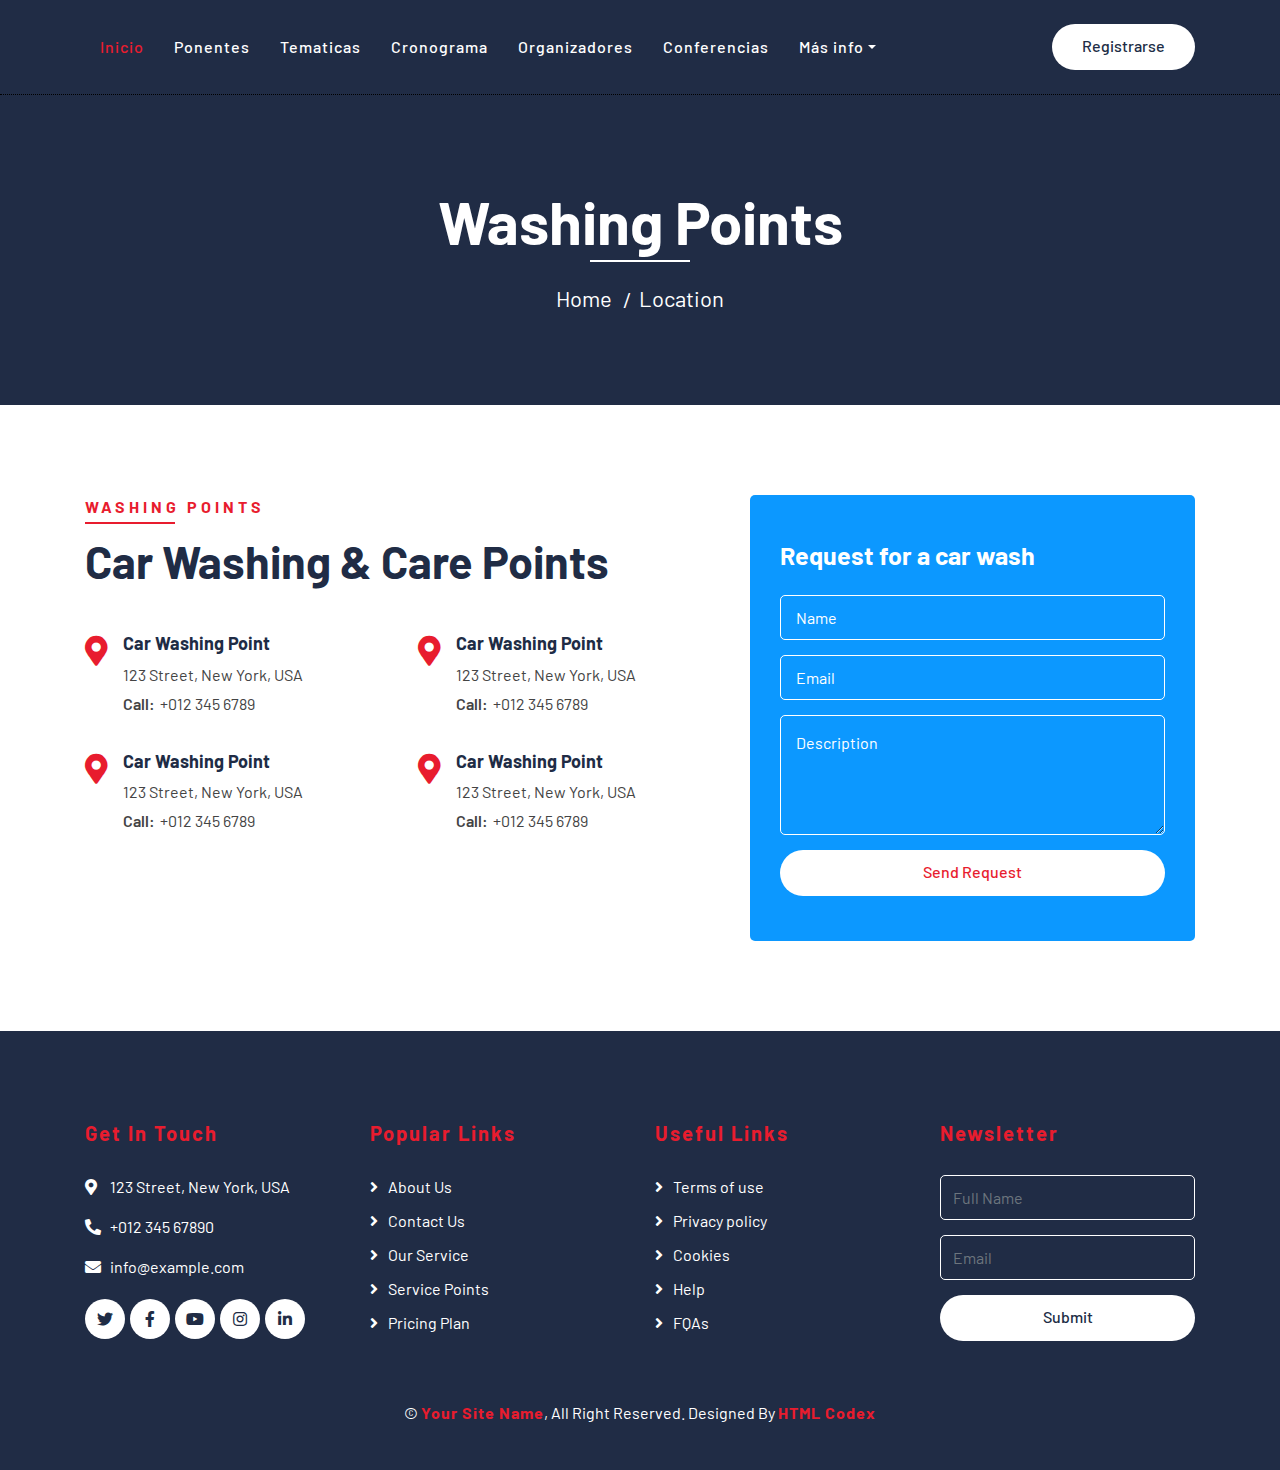
<file: conferencias.html>
<!DOCTYPE html>
<html lang="en">
    <head>
        <meta charset="utf-8">
        <title>AutoWash - Car Wash Website Template</title>
        <meta content="width=device-width, initial-scale=1.0" name="viewport">
        <meta content="Free Website Template" name="keywords">
        <meta content="Free Website Template" name="description">

        <!-- Favicon -->
        <link href="img/favicon.ico" rel="icon">

        <!-- Google Font -->
        <link href="https://fonts.googleapis.com/css2?family=Barlow:wght@400;500;600;700;800;900&display=swap" rel="stylesheet"> 
        
        <!-- CSS Libraries -->
        <link href="https://stackpath.bootstrapcdn.com/bootstrap/4.4.1/css/bootstrap.min.css" rel="stylesheet">
        <link href="https://cdnjs.cloudflare.com/ajax/libs/font-awesome/5.10.0/css/all.min.css" rel="stylesheet">
        <link href="lib/flaticon/font/flaticon.css" rel="stylesheet">
        <link href="lib/animate/animate.min.css" rel="stylesheet">
        <link href="lib/owlcarousel/assets/owl.carousel.min.css" rel="stylesheet">

        <!-- Template Stylesheet -->
        <link href="css/style.css" rel="stylesheet">
    </head>

    <body>
       

        <!-- Nav Bar Start -->
        <div class="nav-bar">
            <div class="container">
                <nav class="navbar navbar-expand-lg bg-dark navbar-dark">
                    <a href="#" class="navbar-brand">MENU</a>
                    <button type="button" class="navbar-toggler" data-toggle="collapse" data-target="#navbarCollapse">
                        <span class="navbar-toggler-icon"></span>
                    </button>

                    <div class="collapse navbar-collapse justify-content-between" id="navbarCollapse">
                        <div class="navbar-nav mr-auto">
                            <a href="index.html" class="nav-item nav-link active">Inicio</a>
                            <a href="team.html" class="nav-item nav-link">Ponentes</a>
                            <a href="tematicas.html" class="nav-item nav-link">Tematicas</a>
                            <a href="cronograma.html" class="nav-item nav-link">Cronograma</a>
                            <a href="organizadores.html" class="nav-item nav-link">Organizadores</a>
                            <a href="conferencias.html" class="nav-item nav-link">Conferencias</a>
                            <div class="nav-item dropdown">
                                <a href="#" class="nav-link dropdown-toggle" data-toggle="dropdown">Más info</a>
                                <div class="dropdown-menu">
                                    <a href="noticias.html" class="dropdown-item">Noticias</a>
                                    <a href="contact.html" class="dropdown-item">Contáctenos</a>
                                </div>
                            </div>
                    
                        </div>
                        <div class="ml-auto">
                            <a class="btn btn-custom" href="#">Registrarse</a>
                        </div>
                    </div>
                </nav>
            </div>
        </div>
        <!-- Nav Bar End -->
        
        
        <!-- Page Header Start -->
        <div class="page-header">
            <div class="container">
                <div class="row">
                    <div class="col-12">
                        <h2>Washing Points</h2>
                    </div>
                    <div class="col-12">
                        <a href="">Home</a>
                        <a href="">Location</a>
                    </div>
                </div>
            </div>
        </div>
        <!-- Page Header End -->
        
        
        <!-- Location Start -->
        <div class="location">
            <div class="container">
                <div class="row">
                    <div class="col-lg-7">
                        <div class="section-header text-left">
                            <p>Washing Points</p>
                            <h2>Car Washing & Care Points</h2>
                        </div>
                        <div class="row">
                            <div class="col-md-6">
                                <div class="location-item">
                                    <i class="fa fa-map-marker-alt"></i>
                                    <div class="location-text">
                                        <h3>Car Washing Point</h3>
                                        <p>123 Street, New York, USA</p>
                                        <p><strong>Call:</strong>+012 345 6789</p>
                                    </div>
                                </div>
                            </div>
                            <div class="col-md-6">
                                <div class="location-item">
                                    <i class="fa fa-map-marker-alt"></i>
                                    <div class="location-text">
                                        <h3>Car Washing Point</h3>
                                        <p>123 Street, New York, USA</p>
                                        <p><strong>Call:</strong>+012 345 6789</p>
                                    </div>
                                </div>
                            </div>
                            <div class="col-md-6">
                                <div class="location-item">
                                    <i class="fa fa-map-marker-alt"></i>
                                    <div class="location-text">
                                        <h3>Car Washing Point</h3>
                                        <p>123 Street, New York, USA</p>
                                        <p><strong>Call:</strong>+012 345 6789</p>
                                    </div>
                                </div>
                            </div>
                            <div class="col-md-6">
                                <div class="location-item">
                                    <i class="fa fa-map-marker-alt"></i>
                                    <div class="location-text">
                                        <h3>Car Washing Point</h3>
                                        <p>123 Street, New York, USA</p>
                                        <p><strong>Call:</strong>+012 345 6789</p>
                                    </div>
                                </div>
                            </div>
                        </div>
                    </div>
                    <div class="col-lg-5">
                        <div class="location-form">
                            <h3>Request for a car wash</h3>
                            <form>
                                <div class="control-group">
                                    <input type="text" class="form-control" placeholder="Name" required="required" />
                                </div>
                                <div class="control-group">
                                    <input type="email" class="form-control" placeholder="Email" required="required" />
                                </div>
                                <div class="control-group">
                                    <textarea class="form-control" placeholder="Description" required="required"></textarea>
                                </div>
                                <div>
                                    <button class="btn btn-custom" type="submit">Send Request</button>
                                </div>
                            </form>
                        </div>
                    </div>
                </div>
            </div>
        </div>
        <!-- Location End -->
        
        
        <!-- Footer Start -->
        <div class="footer">
            <div class="container">
                <div class="row">
                    <div class="col-lg-3 col-md-6">
                        <div class="footer-contact">
                            <h2>Get In Touch</h2>
                            <p><i class="fa fa-map-marker-alt"></i>123 Street, New York, USA</p>
                            <p><i class="fa fa-phone-alt"></i>+012 345 67890</p>
                            <p><i class="fa fa-envelope"></i>info@example.com</p>
                            <div class="footer-social">
                                <a class="btn" href=""><i class="fab fa-twitter"></i></a>
                                <a class="btn" href=""><i class="fab fa-facebook-f"></i></a>
                                <a class="btn" href=""><i class="fab fa-youtube"></i></a>
                                <a class="btn" href=""><i class="fab fa-instagram"></i></a>
                                <a class="btn" href=""><i class="fab fa-linkedin-in"></i></a>
                            </div>
                        </div>
                    </div>
                    <div class="col-lg-3 col-md-6">
                        <div class="footer-link">
                            <h2>Popular Links</h2>
                            <a href="">About Us</a>
                            <a href="">Contact Us</a>
                            <a href="">Our Service</a>
                            <a href="">Service Points</a>
                            <a href="">Pricing Plan</a>
                        </div>
                    </div>
                    <div class="col-lg-3 col-md-6">
                        <div class="footer-link">
                            <h2>Useful Links</h2>
                            <a href="">Terms of use</a>
                            <a href="">Privacy policy</a>
                            <a href="">Cookies</a>
                            <a href="">Help</a>
                            <a href="">FQAs</a>
                        </div>
                    </div>
                    <div class="col-lg-3 col-md-6">
                        <div class="footer-newsletter">
                            <h2>Newsletter</h2>
                            <form>
                                <input class="form-control" placeholder="Full Name">
                                <input class="form-control" placeholder="Email">
                                <button class="btn btn-custom">Submit</button>
                            </form>
                        </div>
                    </div>
                </div>
            </div>
            <div class="container copyright">
                <p>&copy; <a href="#">Your Site Name</a>, All Right Reserved. Designed By <a href="https://htmlcodex.com">HTML Codex</a></p>
            </div>
        </div>
        <!-- Footer End -->
        
        <!-- Back to top button -->
        <a href="#" class="back-to-top"><i class="fa fa-chevron-up"></i></a>
        
        <!-- Pre Loader -->
        <div id="loader" class="show">
            <div class="loader"></div>
        </div>

        <!-- JavaScript Libraries -->
        <script src="https://code.jquery.com/jquery-3.4.1.min.js"></script>
        <script src="https://stackpath.bootstrapcdn.com/bootstrap/4.4.1/js/bootstrap.bundle.min.js"></script>
        <script src="lib/easing/easing.min.js"></script>
        <script src="lib/owlcarousel/owl.carousel.min.js"></script>
        <script src="lib/waypoints/waypoints.min.js"></script>
        <script src="lib/counterup/counterup.min.js"></script>
        
        <!-- Contact Javascript File -->
        <script src="mail/jqBootstrapValidation.min.js"></script>
        <script src="mail/contact.js"></script>

        <!-- Template Javascript -->
        <script src="js/main.js"></script>
    </body>
</html>
</file>
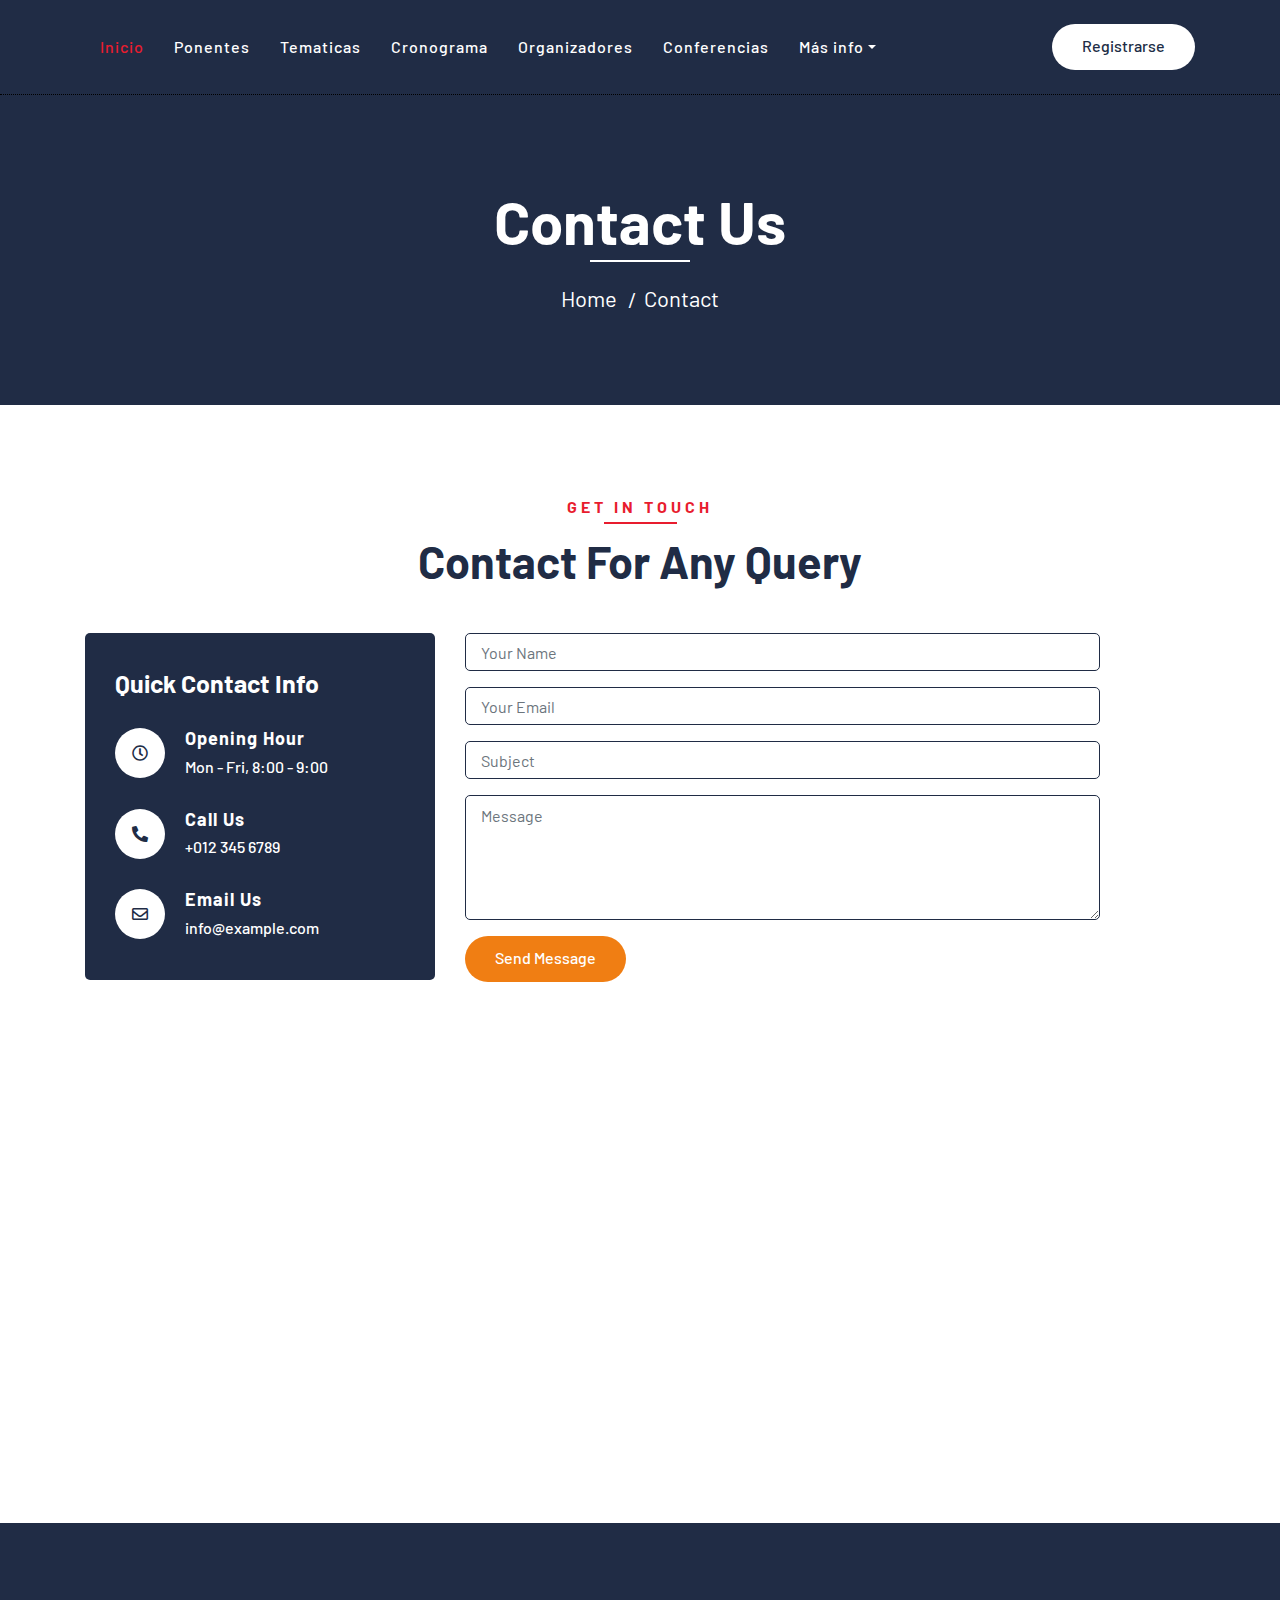
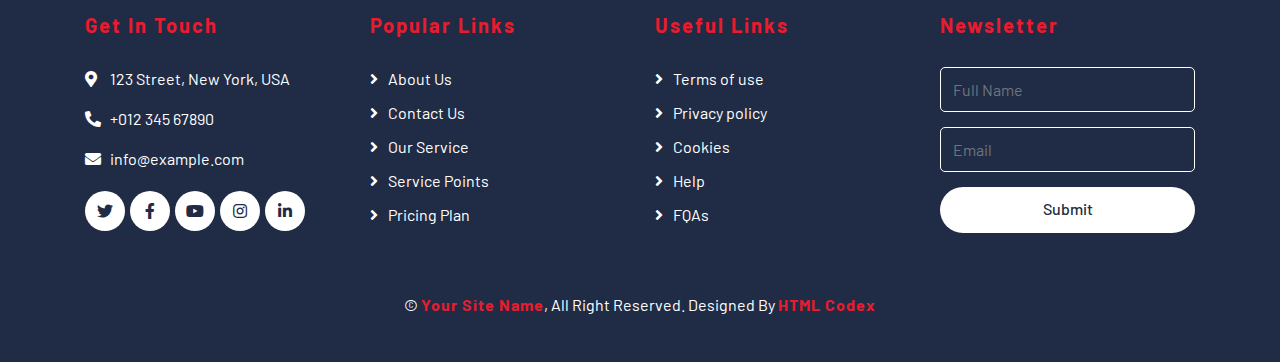
<file: contact.html>
<!DOCTYPE html>
<html lang="en">
    <head>
        <meta charset="utf-8">
        <title>AutoWash - Car Wash Website Template</title>
        <meta content="width=device-width, initial-scale=1.0" name="viewport">
        <meta content="Free Website Template" name="keywords">
        <meta content="Free Website Template" name="description">

        <!-- Favicon -->
        <link href="img/favicon.ico" rel="icon">

        <!-- Google Font -->
        <link href="https://fonts.googleapis.com/css2?family=Barlow:wght@400;500;600;700;800;900&display=swap" rel="stylesheet"> 
        
        <!-- CSS Libraries -->
        <link href="https://stackpath.bootstrapcdn.com/bootstrap/4.4.1/css/bootstrap.min.css" rel="stylesheet">
        <link href="https://cdnjs.cloudflare.com/ajax/libs/font-awesome/5.10.0/css/all.min.css" rel="stylesheet">
        <link href="lib/flaticon/font/flaticon.css" rel="stylesheet">
        <link href="lib/animate/animate.min.css" rel="stylesheet">
        <link href="lib/owlcarousel/assets/owl.carousel.min.css" rel="stylesheet">

        <!-- Template Stylesheet -->
        <link href="css/style.css" rel="stylesheet">
    </head>

    <body>
        
        <!-- Nav Bar Start -->
        <div class="nav-bar">
            <div class="container">
                <nav class="navbar navbar-expand-lg bg-dark navbar-dark">
                    <a href="#" class="navbar-brand">MENU</a>
                    <button type="button" class="navbar-toggler" data-toggle="collapse" data-target="#navbarCollapse">
                        <span class="navbar-toggler-icon"></span>
                    </button>

                    <div class="collapse navbar-collapse justify-content-between" id="navbarCollapse">
                        <div class="navbar-nav mr-auto">
                            <a href="index.html" class="nav-item nav-link active">Inicio</a>
                            <a href="team.html" class="nav-item nav-link">Ponentes</a>
                            <a href="tematicas.html" class="nav-item nav-link">Tematicas</a>
                            <a href="cronograma.html" class="nav-item nav-link">Cronograma</a>
                            <a href="organizadores.html" class="nav-item nav-link">Organizadores</a>
                            <a href="conferencias.html" class="nav-item nav-link">Conferencias</a>
                            <div class="nav-item dropdown">
                                <a href="#" class="nav-link dropdown-toggle" data-toggle="dropdown">Más info</a>
                                <div class="dropdown-menu">
                                    <a href="noticias.html" class="dropdown-item">Noticias</a>
                                    <a href="contact.html" class="dropdown-item">Contáctenos</a>
                                </div>
                            </div>
                    
                        </div>
                        <div class="ml-auto">
                            <a class="btn btn-custom" href="#">Registrarse</a>
                        </div>
                    </div>
                </nav>
            </div>
        </div>
        <!-- Nav Bar End -->
        
        
        <!-- Page Header Start -->
        <div class="page-header">
            <div class="container">
                <div class="row">
                    <div class="col-12">
                        <h2>Contact Us</h2>
                    </div>
                    <div class="col-12">
                        <a href="">Home</a>
                        <a href="">Contact</a>
                    </div>
                </div>
            </div>
        </div>
        <!-- Page Header End -->
        
        
        <!-- Contact Start -->
        <div class="contact">
            <div class="container">
                <div class="section-header text-center">
                    <p>Get In Touch</p>
                    <h2>Contact for any query</h2>
                </div>
                <div class="row">
                    <div class="col-md-4">
                        <div class="contact-info">
                            <h2>Quick Contact Info</h2>
                            <div class="contact-info-item">
                                <div class="contact-info-icon">
                                    <i class="far fa-clock"></i>
                                </div>
                                <div class="contact-info-text">
                                    <h3>Opening Hour</h3>
                                    <p>Mon - Fri, 8:00 - 9:00</p>
                                </div>
                            </div>
                            <div class="contact-info-item">
                                <div class="contact-info-icon">
                                    <i class="fa fa-phone-alt"></i>
                                </div>
                                <div class="contact-info-text">
                                    <h3>Call Us</h3>
                                    <p>+012 345 6789</p>
                                </div>
                            </div>
                            <div class="contact-info-item">
                                <div class="contact-info-icon">
                                    <i class="far fa-envelope"></i>
                                </div>
                                <div class="contact-info-text">
                                    <h3>Email Us</h3>
                                    <p>info@example.com</p>
                                </div>
                            </div>
                        </div>
                    </div>
                    <div class="col-md-7">
                        <div class="contact-form">
                            <div id="success"></div>
                            <form name="sentMessage" id="contactForm" novalidate="novalidate">
                                <div class="control-group">
                                    <input type="text" class="form-control" id="name" placeholder="Your Name" required="required" data-validation-required-message="Please enter your name" />
                                    <p class="help-block text-danger"></p>
                                </div>
                                <div class="control-group">
                                    <input type="email" class="form-control" id="email" placeholder="Your Email" required="required" data-validation-required-message="Please enter your email" />
                                    <p class="help-block text-danger"></p>
                                </div>
                                <div class="control-group">
                                    <input type="text" class="form-control" id="subject" placeholder="Subject" required="required" data-validation-required-message="Please enter a subject" />
                                    <p class="help-block text-danger"></p>
                                </div>
                                <div class="control-group">
                                    <textarea class="form-control" id="message" placeholder="Message" required="required" data-validation-required-message="Please enter your message"></textarea>
                                    <p class="help-block text-danger"></p>
                                </div>
                                <div>
                                    <button class="btn btn-custom" type="submit" id="sendMessageButton">Send Message</button>
                                </div>
                            </form>
                        </div>
                    </div>
                    <div class="col-md-12">
                        <iframe src="https://www.google.com/maps/embed?pb=!1m18!1m12!1m3!1d3001156.4288297426!2d-78.01371936852176!3d42.72876761954724!2m3!1f0!2f0!3f0!3m2!1i1024!2i768!4f13.1!3m3!1m2!1s0x4ccc4bf0f123a5a9%3A0xddcfc6c1de189567!2sNew%20York%2C%20USA!5e0!3m2!1sen!2sbd!4v1600663868074!5m2!1sen!2sbd" frameborder="0" style="border:0;" allowfullscreen="" aria-hidden="false" tabindex="0"></iframe>
                    </div>
                </div>
            </div>
        </div>
        <!-- Contact End -->


        <!-- Footer Start -->
        <div class="footer">
            <div class="container">
                <div class="row">
                    <div class="col-lg-3 col-md-6">
                        <div class="footer-contact">
                            <h2>Get In Touch</h2>
                            <p><i class="fa fa-map-marker-alt"></i>123 Street, New York, USA</p>
                            <p><i class="fa fa-phone-alt"></i>+012 345 67890</p>
                            <p><i class="fa fa-envelope"></i>info@example.com</p>
                            <div class="footer-social">
                                <a class="btn" href=""><i class="fab fa-twitter"></i></a>
                                <a class="btn" href=""><i class="fab fa-facebook-f"></i></a>
                                <a class="btn" href=""><i class="fab fa-youtube"></i></a>
                                <a class="btn" href=""><i class="fab fa-instagram"></i></a>
                                <a class="btn" href=""><i class="fab fa-linkedin-in"></i></a>
                            </div>
                        </div>
                    </div>
                    <div class="col-lg-3 col-md-6">
                        <div class="footer-link">
                            <h2>Popular Links</h2>
                            <a href="">About Us</a>
                            <a href="">Contact Us</a>
                            <a href="">Our Service</a>
                            <a href="">Service Points</a>
                            <a href="">Pricing Plan</a>
                        </div>
                    </div>
                    <div class="col-lg-3 col-md-6">
                        <div class="footer-link">
                            <h2>Useful Links</h2>
                            <a href="">Terms of use</a>
                            <a href="">Privacy policy</a>
                            <a href="">Cookies</a>
                            <a href="">Help</a>
                            <a href="">FQAs</a>
                        </div>
                    </div>
                    <div class="col-lg-3 col-md-6">
                        <div class="footer-newsletter">
                            <h2>Newsletter</h2>
                            <form>
                                <input class="form-control" placeholder="Full Name">
                                <input class="form-control" placeholder="Email">
                                <button class="btn btn-custom">Submit</button>
                            </form>
                        </div>
                    </div>
                </div>
            </div>
            <div class="container copyright">
                <p>&copy; <a href="#">Your Site Name</a>, All Right Reserved. Designed By <a href="https://htmlcodex.com">HTML Codex</a></p>
            </div>
        </div>
        <!-- Footer End -->
        
        <!-- Back to top button -->
        <a href="#" class="back-to-top"><i class="fa fa-chevron-up"></i></a>
        
        <!-- Pre Loader -->
        <div id="loader" class="show">
            <div class="loader"></div>
        </div>

        <!-- JavaScript Libraries -->
        <script src="https://code.jquery.com/jquery-3.4.1.min.js"></script>
        <script src="https://stackpath.bootstrapcdn.com/bootstrap/4.4.1/js/bootstrap.bundle.min.js"></script>
        <script src="lib/easing/easing.min.js"></script>
        <script src="lib/owlcarousel/owl.carousel.min.js"></script>
        <script src="lib/waypoints/waypoints.min.js"></script>
        <script src="lib/counterup/counterup.min.js"></script>
        
        <!-- Contact Javascript File -->
        <script src="mail/jqBootstrapValidation.min.js"></script>
        <script src="mail/contact.js"></script>

        <!-- Template Javascript -->
        <script src="js/main.js"></script>
    </body>
</html>
</file>
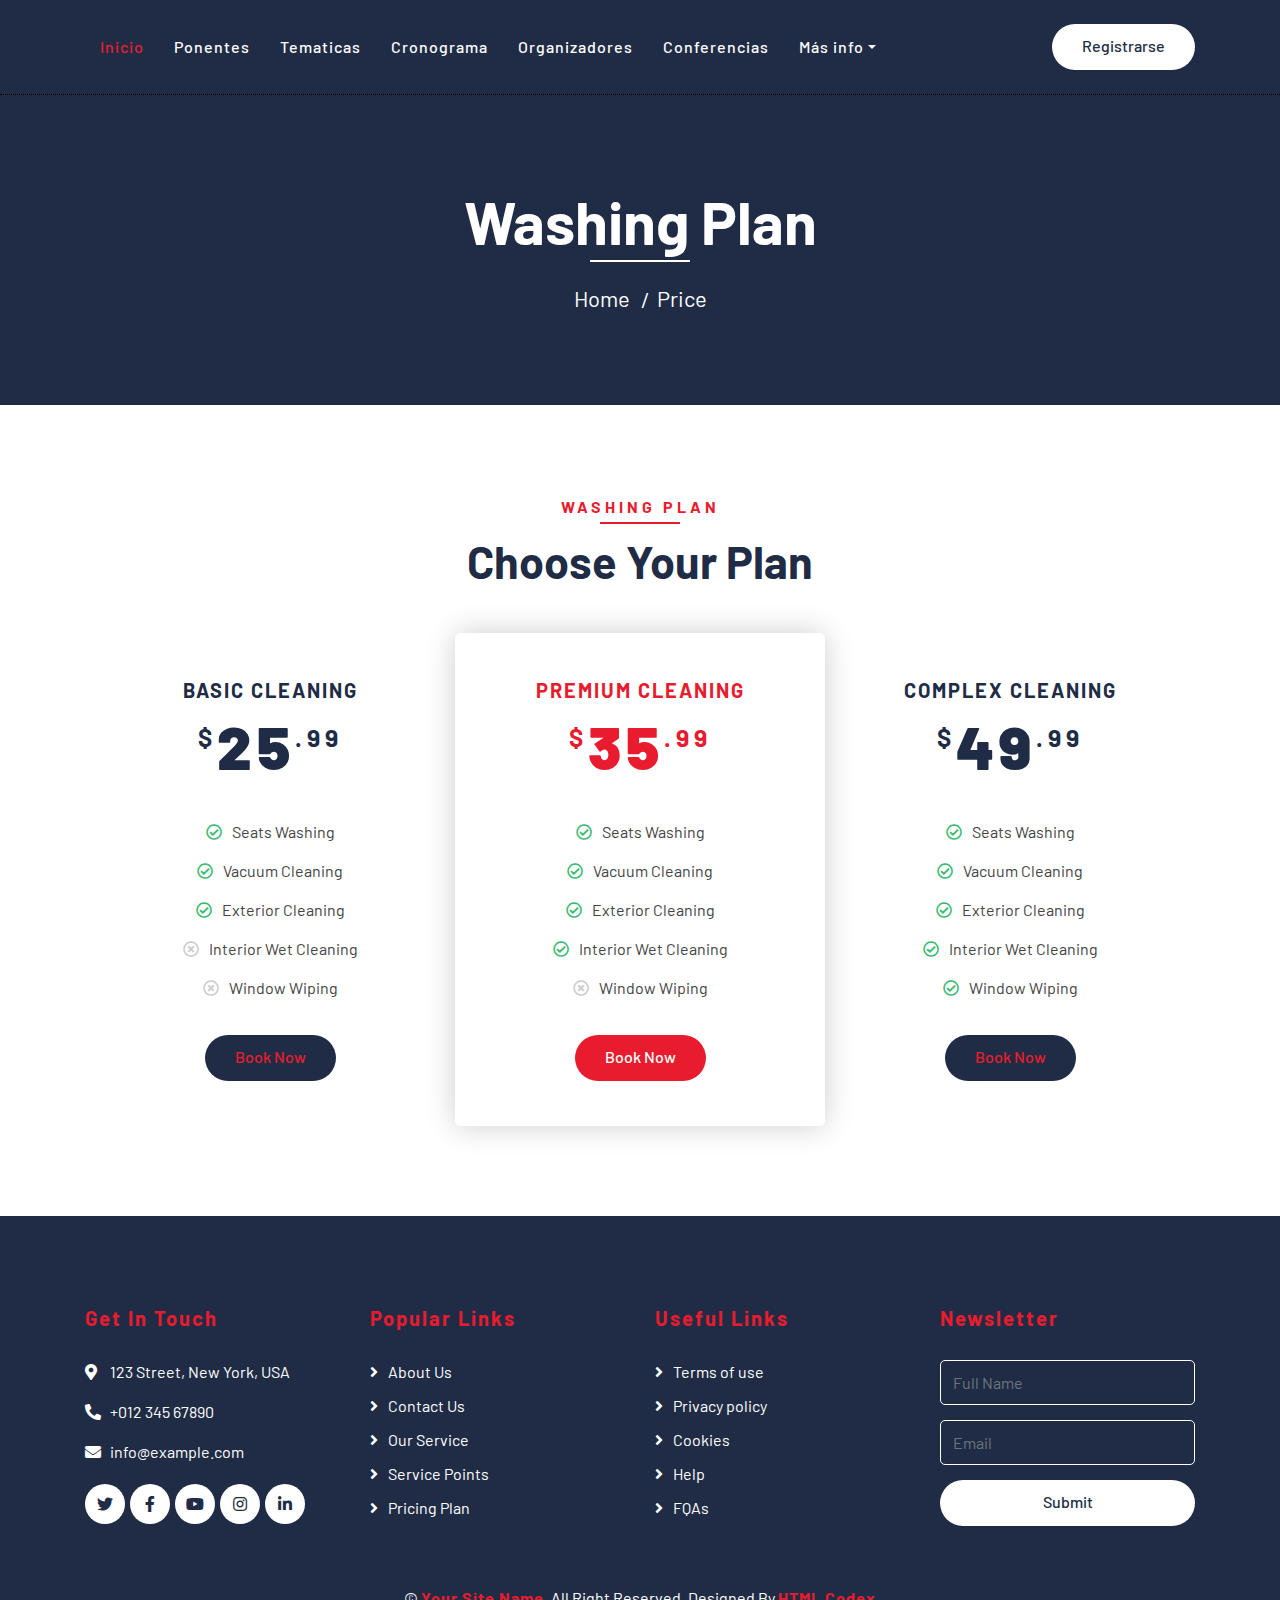
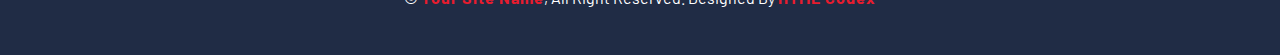
<file: cronograma.html>
<!DOCTYPE html>
<html lang="en">
    <head>
        <meta charset="utf-8">
        <title>AutoWash - Car Wash Website Template</title>
        <meta content="width=device-width, initial-scale=1.0" name="viewport">
        <meta content="Free Website Template" name="keywords">
        <meta content="Free Website Template" name="description">

        <!-- Favicon -->
        <link href="img/favicon.ico" rel="icon">

        <!-- Google Font -->
        <link href="https://fonts.googleapis.com/css2?family=Barlow:wght@400;500;600;700;800;900&display=swap" rel="stylesheet"> 
        
        <!-- CSS Libraries -->
        <link href="https://stackpath.bootstrapcdn.com/bootstrap/4.4.1/css/bootstrap.min.css" rel="stylesheet">
        <link href="https://cdnjs.cloudflare.com/ajax/libs/font-awesome/5.10.0/css/all.min.css" rel="stylesheet">
        <link href="lib/flaticon/font/flaticon.css" rel="stylesheet">
        <link href="lib/animate/animate.min.css" rel="stylesheet">
        <link href="lib/owlcarousel/assets/owl.carousel.min.css" rel="stylesheet">

        <!-- Template Stylesheet -->
        <link href="css/style.css" rel="stylesheet">
    </head>

    <body>
       
       <!-- Nav Bar Start -->
       <div class="nav-bar">
        <div class="container">
            <nav class="navbar navbar-expand-lg bg-dark navbar-dark">
                <a href="#" class="navbar-brand">MENU</a>
                <button type="button" class="navbar-toggler" data-toggle="collapse" data-target="#navbarCollapse">
                    <span class="navbar-toggler-icon"></span>
                </button>

                <div class="collapse navbar-collapse justify-content-between" id="navbarCollapse">
                    <div class="navbar-nav mr-auto">
                        <a href="index.html" class="nav-item nav-link active">Inicio</a>
                        <a href="team.html" class="nav-item nav-link">Ponentes</a>
                        <a href="tematicas.html" class="nav-item nav-link">Tematicas</a>
                        <a href="cronograma.html" class="nav-item nav-link">Cronograma</a>
                        <a href="organizadores.html" class="nav-item nav-link">Organizadores</a>
                        <a href="conferencias.html" class="nav-item nav-link">Conferencias</a>
                        <div class="nav-item dropdown">
                            <a href="#" class="nav-link dropdown-toggle" data-toggle="dropdown">Más info</a>
                            <div class="dropdown-menu">
                                <a href="noticias.html" class="dropdown-item">Noticias</a>
                                <a href="contact.html" class="dropdown-item">Contáctenos</a>
                            </div>
                        </div>
                
                    </div>
                    <div class="ml-auto">
                        <a class="btn btn-custom" href="#">Registrarse</a>
                    </div>
                </div>
            </nav>
        </div>
    </div>
    <!-- Nav Bar End -->
        
        
        <!-- Page Header Start -->
        <div class="page-header">
            <div class="container">
                <div class="row">
                    <div class="col-12">
                        <h2>Washing Plan</h2>
                    </div>
                    <div class="col-12">
                        <a href="">Home</a>
                        <a href="">Price</a>
                    </div>
                </div>
            </div>
        </div>
        <!-- Page Header End -->
        
        
        <!-- Price Start -->
        <div class="price">
            <div class="container">
                <div class="section-header text-center">
                    <p>Washing Plan</p>
                    <h2>Choose Your Plan</h2>
                </div>
                <div class="row">
                    <div class="col-md-4">
                        <div class="price-item">
                            <div class="price-header">
                                <h3>Basic Cleaning</h3>
                                <h2><span>$</span><strong>25</strong><span>.99</span></h2>
                            </div>
                            <div class="price-body">
                                <ul>
                                    <li><i class="far fa-check-circle"></i>Seats Washing</li>
                                    <li><i class="far fa-check-circle"></i>Vacuum Cleaning</li>
                                    <li><i class="far fa-check-circle"></i>Exterior Cleaning</li>
                                    <li><i class="far fa-times-circle"></i>Interior Wet Cleaning</li>
                                    <li><i class="far fa-times-circle"></i>Window Wiping</li>
                                </ul>
                            </div>
                            <div class="price-footer">
                                <a class="btn btn-custom" href="">Book Now</a>
                            </div>
                        </div>
                    </div>
                    <div class="col-md-4">
                        <div class="price-item featured-item">
                            <div class="price-header">
                                <h3>Premium Cleaning</h3>
                                <h2><span>$</span><strong>35</strong><span>.99</span></h2>
                            </div>
                            <div class="price-body">
                                <ul>
                                    <li><i class="far fa-check-circle"></i>Seats Washing</li>
                                    <li><i class="far fa-check-circle"></i>Vacuum Cleaning</li>
                                    <li><i class="far fa-check-circle"></i>Exterior Cleaning</li>
                                    <li><i class="far fa-check-circle"></i>Interior Wet Cleaning</li>
                                    <li><i class="far fa-times-circle"></i>Window Wiping</li>
                                </ul>
                            </div>
                            <div class="price-footer">
                                <a class="btn btn-custom" href="">Book Now</a>
                            </div>
                        </div>
                    </div>
                    <div class="col-md-4">
                        <div class="price-item">
                            <div class="price-header">
                                <h3>Complex Cleaning</h3>
                                <h2><span>$</span><strong>49</strong><span>.99</span></h2>
                            </div>
                            <div class="price-body">
                                <ul>
                                    <li><i class="far fa-check-circle"></i>Seats Washing</li>
                                    <li><i class="far fa-check-circle"></i>Vacuum Cleaning</li>
                                    <li><i class="far fa-check-circle"></i>Exterior Cleaning</li>
                                    <li><i class="far fa-check-circle"></i>Interior Wet Cleaning</li>
                                    <li><i class="far fa-check-circle"></i>Window Wiping</li>
                                </ul>
                            </div>
                            <div class="price-footer">
                                <a class="btn btn-custom" href="">Book Now</a>
                            </div>
                        </div>
                    </div>
                </div>
            </div>
        </div>
        <!-- Price End -->
        
        
        <!-- Footer Start -->
        <div class="footer">
            <div class="container">
                <div class="row">
                    <div class="col-lg-3 col-md-6">
                        <div class="footer-contact">
                            <h2>Get In Touch</h2>
                            <p><i class="fa fa-map-marker-alt"></i>123 Street, New York, USA</p>
                            <p><i class="fa fa-phone-alt"></i>+012 345 67890</p>
                            <p><i class="fa fa-envelope"></i>info@example.com</p>
                            <div class="footer-social">
                                <a class="btn" href=""><i class="fab fa-twitter"></i></a>
                                <a class="btn" href=""><i class="fab fa-facebook-f"></i></a>
                                <a class="btn" href=""><i class="fab fa-youtube"></i></a>
                                <a class="btn" href=""><i class="fab fa-instagram"></i></a>
                                <a class="btn" href=""><i class="fab fa-linkedin-in"></i></a>
                            </div>
                        </div>
                    </div>
                    <div class="col-lg-3 col-md-6">
                        <div class="footer-link">
                            <h2>Popular Links</h2>
                            <a href="">About Us</a>
                            <a href="">Contact Us</a>
                            <a href="">Our Service</a>
                            <a href="">Service Points</a>
                            <a href="">Pricing Plan</a>
                        </div>
                    </div>
                    <div class="col-lg-3 col-md-6">
                        <div class="footer-link">
                            <h2>Useful Links</h2>
                            <a href="">Terms of use</a>
                            <a href="">Privacy policy</a>
                            <a href="">Cookies</a>
                            <a href="">Help</a>
                            <a href="">FQAs</a>
                        </div>
                    </div>
                    <div class="col-lg-3 col-md-6">
                        <div class="footer-newsletter">
                            <h2>Newsletter</h2>
                            <form>
                                <input class="form-control" placeholder="Full Name">
                                <input class="form-control" placeholder="Email">
                                <button class="btn btn-custom">Submit</button>
                            </form>
                        </div>
                    </div>
                </div>
            </div>
            <div class="container copyright">
                <p>&copy; <a href="#">Your Site Name</a>, All Right Reserved. Designed By <a href="https://htmlcodex.com">HTML Codex</a></p>
            </div>
        </div>
        <!-- Footer End -->
        
        <!-- Back to top button -->
        <a href="#" class="back-to-top"><i class="fa fa-chevron-up"></i></a>
        
        <!-- Pre Loader -->
        <div id="loader" class="show">
            <div class="loader"></div>
        </div>

        <!-- JavaScript Libraries -->
        <script src="https://code.jquery.com/jquery-3.4.1.min.js"></script>
        <script src="https://stackpath.bootstrapcdn.com/bootstrap/4.4.1/js/bootstrap.bundle.min.js"></script>
        <script src="lib/easing/easing.min.js"></script>
        <script src="lib/owlcarousel/owl.carousel.min.js"></script>
        <script src="lib/waypoints/waypoints.min.js"></script>
        <script src="lib/counterup/counterup.min.js"></script>
        
        <!-- Contact Javascript File -->
        <script src="mail/jqBootstrapValidation.min.js"></script>
        <script src="mail/contact.js"></script>

        <!-- Template Javascript -->
        <script src="js/main.js"></script>
    </body>
</html>
</file>
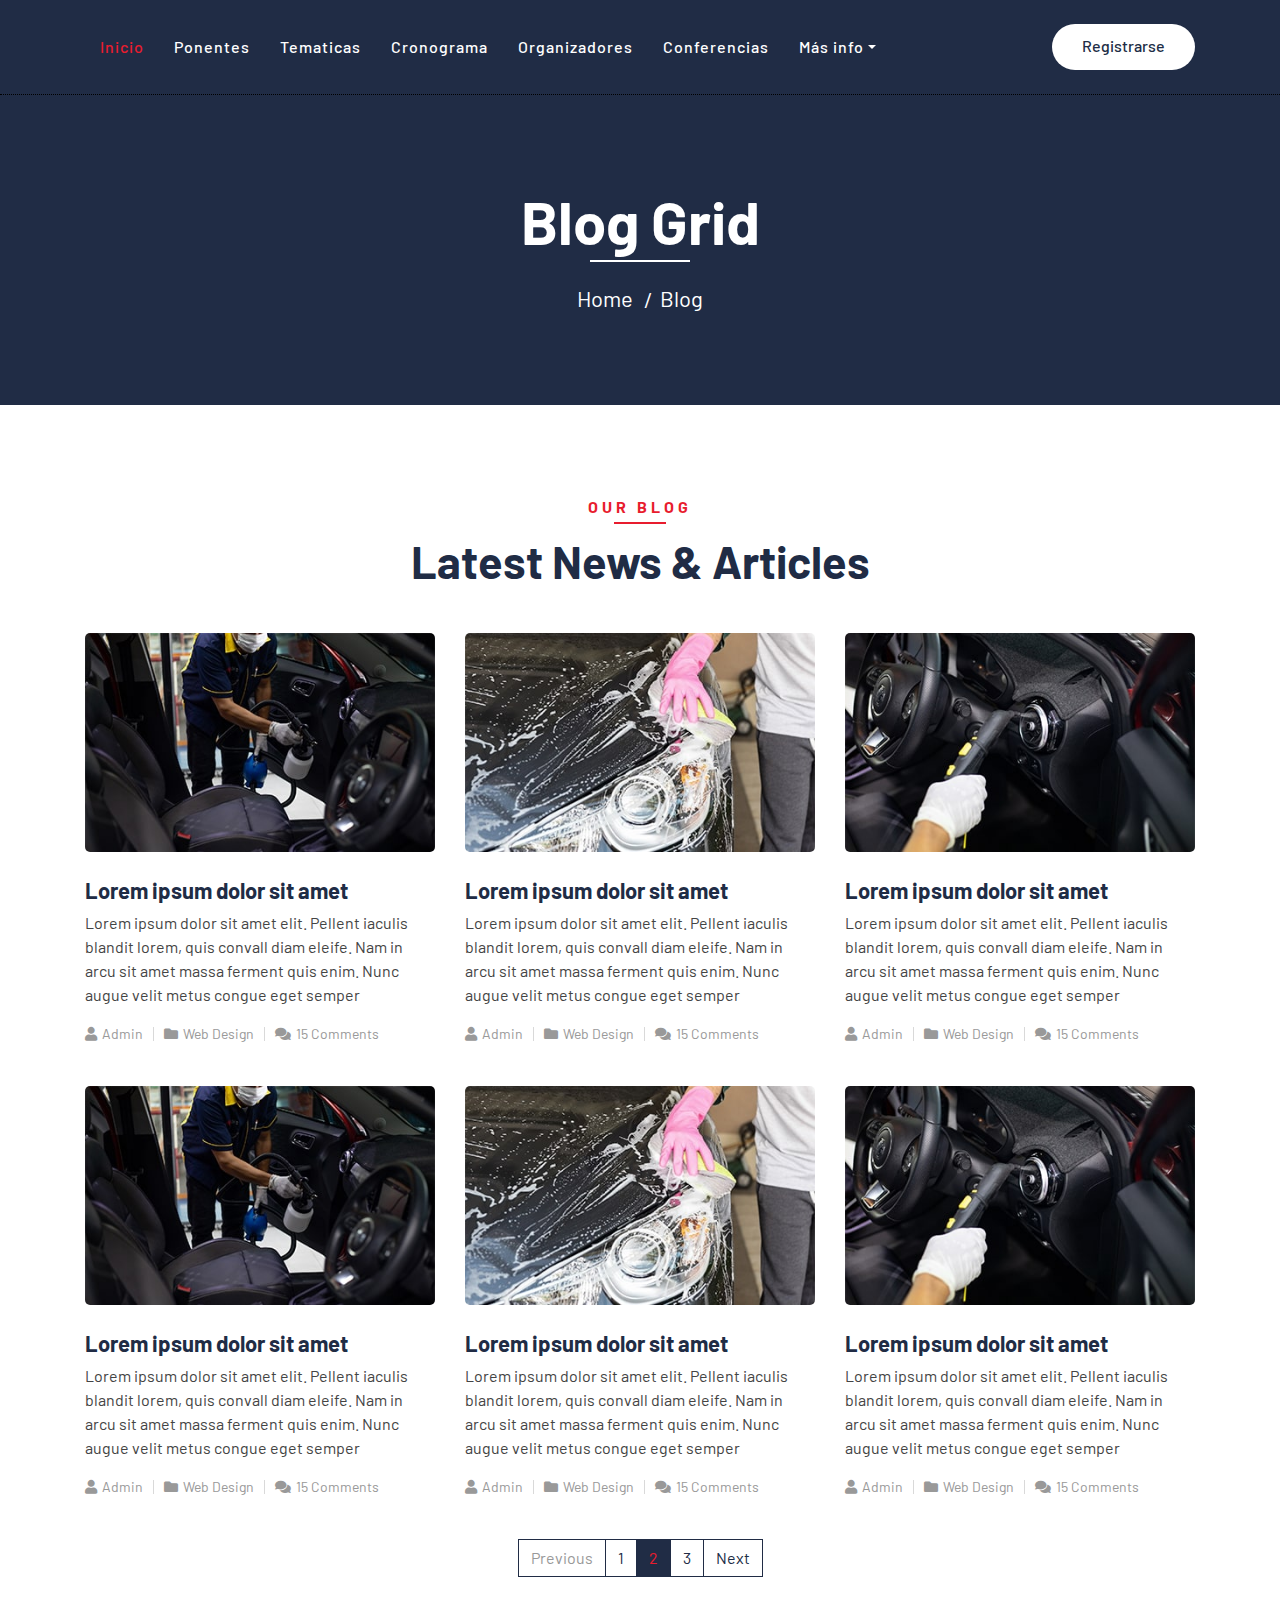
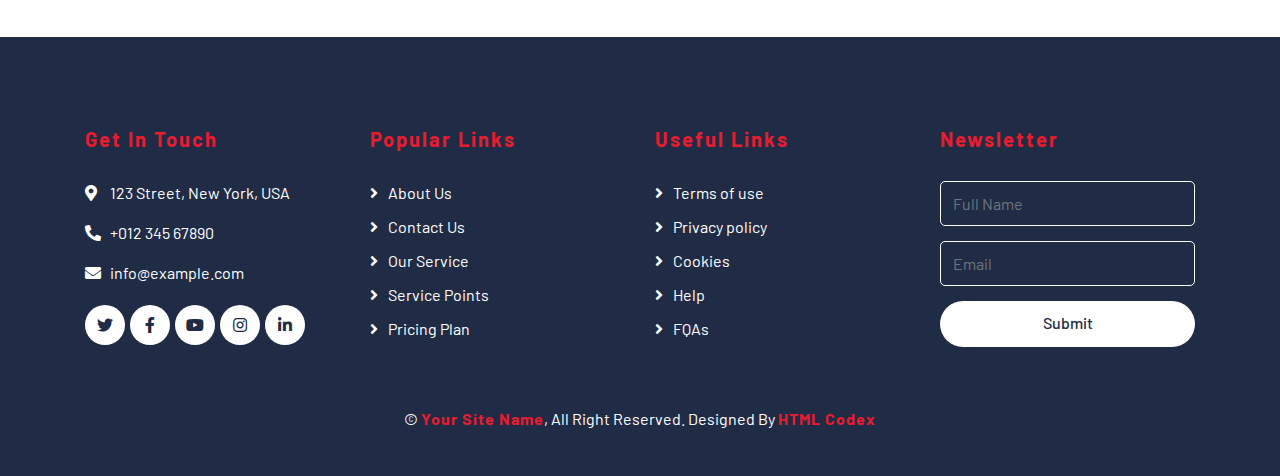
<file: noticias.html>
<!DOCTYPE html>
<html lang="en">
    <head>
        <meta charset="utf-8">
        <title>AutoWash - Car Wash Website Template</title>
        <meta content="width=device-width, initial-scale=1.0" name="viewport">
        <meta content="Free Website Template" name="keywords">
        <meta content="Free Website Template" name="description">

        <!-- Favicon -->
        <link href="img/favicon.ico" rel="icon">

        <!-- Google Font -->
        <link href="https://fonts.googleapis.com/css2?family=Barlow:wght@400;500;600;700;800;900&display=swap" rel="stylesheet"> 
        
        <!-- CSS Libraries -->
        <link href="https://stackpath.bootstrapcdn.com/bootstrap/4.4.1/css/bootstrap.min.css" rel="stylesheet">
        <link href="https://cdnjs.cloudflare.com/ajax/libs/font-awesome/5.10.0/css/all.min.css" rel="stylesheet">
        <link href="lib/flaticon/font/flaticon.css" rel="stylesheet">
        <link href="lib/animate/animate.min.css" rel="stylesheet">
        <link href="lib/owlcarousel/assets/owl.carousel.min.css" rel="stylesheet">

        <!-- Template Stylesheet -->
        <link href="css/style.css" rel="stylesheet">
    </head>

    <body>
        

       <!-- Nav Bar Start -->
       <div class="nav-bar">
        <div class="container">
            <nav class="navbar navbar-expand-lg bg-dark navbar-dark">
                <a href="#" class="navbar-brand">MENU</a>
                <button type="button" class="navbar-toggler" data-toggle="collapse" data-target="#navbarCollapse">
                    <span class="navbar-toggler-icon"></span>
                </button>

                <div class="collapse navbar-collapse justify-content-between" id="navbarCollapse">
                    <div class="navbar-nav mr-auto">
                        <a href="index.html" class="nav-item nav-link active">Inicio</a>
                        <a href="team.html" class="nav-item nav-link">Ponentes</a>
                        <a href="tematicas.html" class="nav-item nav-link">Tematicas</a>
                        <a href="cronograma.html" class="nav-item nav-link">Cronograma</a>
                        <a href="organizadores.html" class="nav-item nav-link">Organizadores</a>
                        <a href="conferencias.html" class="nav-item nav-link">Conferencias</a>
                        <div class="nav-item dropdown">
                            <a href="#" class="nav-link dropdown-toggle" data-toggle="dropdown">Más info</a>
                            <div class="dropdown-menu">
                                <a href="noticias.html" class="dropdown-item">Noticias</a>
                                <a href="contact.html" class="dropdown-item">Contáctenos</a>
                            </div>
                        </div>
                
                    </div>
                    <div class="ml-auto">
                        <a class="btn btn-custom" href="#">Registrarse</a>
                    </div>
                </div>
            </nav>
        </div>
    </div>
    <!-- Nav Bar End -->
        
        
        <!-- Page Header Start -->
        <div class="page-header">
            <div class="container">
                <div class="row">
                    <div class="col-12">
                        <h2>Blog Grid</h2>
                    </div>
                    <div class="col-12">
                        <a href="">Home</a>
                        <a href="">Blog</a>
                    </div>
                </div>
            </div>
        </div>
        <!-- Page Header End -->
        
        
        <!-- Blog Start -->
        <div class="blog">
            <div class="container">
                <div class="section-header text-center">
                    <p>Our Blog</p>
                    <h2>Latest news & articles</h2>
                </div>
                <div class="row">
                    <div class="col-lg-4">
                        <div class="blog-item">
                            <div class="blog-img">
                                <img src="img/blog-1.jpg" alt="Image">
                                <div class="meta-date">
                                    <span>01</span>
                                    <strong>Jan</strong>
                                    <span>2045</span>
                                </div>
                            </div>
                            <div class="blog-text">
                                <h3><a href="#">Lorem ipsum dolor sit amet</a></h3>
                                <p>
                                    Lorem ipsum dolor sit amet elit. Pellent iaculis blandit lorem, quis convall diam eleife. Nam in arcu sit amet massa ferment quis enim. Nunc  augue velit metus congue eget semper
                                </p>
                            </div>
                            <div class="blog-meta">
                                <p><i class="fa fa-user"></i><a href="">Admin</a></p>
                                <p><i class="fa fa-folder"></i><a href="">Web Design</a></p>
                                <p><i class="fa fa-comments"></i><a href="">15 Comments</a></p>
                            </div>
                        </div>
                    </div>
                    <div class="col-lg-4">
                        <div class="blog-item">
                            <div class="blog-img">
                                <img src="img/blog-2.jpg" alt="Image">
                                <div class="meta-date">
                                    <span>01</span>
                                    <strong>Jan</strong>
                                    <span>2045</span>
                                </div>
                            </div>
                            <div class="blog-text">
                                <h3><a href="#">Lorem ipsum dolor sit amet</a></h3>
                                <p>
                                    Lorem ipsum dolor sit amet elit. Pellent iaculis blandit lorem, quis convall diam eleife. Nam in arcu sit amet massa ferment quis enim. Nunc  augue velit metus congue eget semper
                                </p>
                            </div>
                            <div class="blog-meta">
                                <p><i class="fa fa-user"></i><a href="">Admin</a></p>
                                <p><i class="fa fa-folder"></i><a href="">Web Design</a></p>
                                <p><i class="fa fa-comments"></i><a href="">15 Comments</a></p>
                            </div>
                        </div>
                    </div>
                    <div class="col-lg-4">
                        <div class="blog-item">
                            <div class="blog-img">
                                <img src="img/blog-3.jpg" alt="Image">
                                <div class="meta-date">
                                    <span>01</span>
                                    <strong>Jan</strong>
                                    <span>2045</span>
                                </div>
                            </div>
                            <div class="blog-text">
                                <h3><a href="#">Lorem ipsum dolor sit amet</a></h3>
                                <p>
                                    Lorem ipsum dolor sit amet elit. Pellent iaculis blandit lorem, quis convall diam eleife. Nam in arcu sit amet massa ferment quis enim. Nunc  augue velit metus congue eget semper
                                </p>
                            </div>
                            <div class="blog-meta">
                                <p><i class="fa fa-user"></i><a href="">Admin</a></p>
                                <p><i class="fa fa-folder"></i><a href="">Web Design</a></p>
                                <p><i class="fa fa-comments"></i><a href="">15 Comments</a></p>
                            </div>
                        </div>
                    </div>
                    <div class="col-lg-4">
                        <div class="blog-item">
                            <div class="blog-img">
                                <img src="img/blog-1.jpg" alt="Image">
                                <div class="meta-date">
                                    <span>01</span>
                                    <strong>Jan</strong>
                                    <span>2045</span>
                                </div>
                            </div>
                            <div class="blog-text">
                                <h3><a href="#">Lorem ipsum dolor sit amet</a></h3>
                                <p>
                                    Lorem ipsum dolor sit amet elit. Pellent iaculis blandit lorem, quis convall diam eleife. Nam in arcu sit amet massa ferment quis enim. Nunc  augue velit metus congue eget semper
                                </p>
                            </div>
                            <div class="blog-meta">
                                <p><i class="fa fa-user"></i><a href="">Admin</a></p>
                                <p><i class="fa fa-folder"></i><a href="">Web Design</a></p>
                                <p><i class="fa fa-comments"></i><a href="">15 Comments</a></p>
                            </div>
                        </div>
                    </div>
                    <div class="col-lg-4">
                        <div class="blog-item">
                            <div class="blog-img">
                                <img src="img/blog-2.jpg" alt="Image">
                                <div class="meta-date">
                                    <span>01</span>
                                    <strong>Jan</strong>
                                    <span>2045</span>
                                </div>
                            </div>
                            <div class="blog-text">
                                <h3><a href="#">Lorem ipsum dolor sit amet</a></h3>
                                <p>
                                    Lorem ipsum dolor sit amet elit. Pellent iaculis blandit lorem, quis convall diam eleife. Nam in arcu sit amet massa ferment quis enim. Nunc  augue velit metus congue eget semper
                                </p>
                            </div>
                            <div class="blog-meta">
                                <p><i class="fa fa-user"></i><a href="">Admin</a></p>
                                <p><i class="fa fa-folder"></i><a href="">Web Design</a></p>
                                <p><i class="fa fa-comments"></i><a href="">15 Comments</a></p>
                            </div>
                        </div>
                    </div>
                    <div class="col-lg-4">
                        <div class="blog-item">
                            <div class="blog-img">
                                <img src="img/blog-3.jpg" alt="Image">
                                <div class="meta-date">
                                    <span>01</span>
                                    <strong>Jan</strong>
                                    <span>2045</span>
                                </div>
                            </div>
                            <div class="blog-text">
                                <h3><a href="#">Lorem ipsum dolor sit amet</a></h3>
                                <p>
                                    Lorem ipsum dolor sit amet elit. Pellent iaculis blandit lorem, quis convall diam eleife. Nam in arcu sit amet massa ferment quis enim. Nunc  augue velit metus congue eget semper
                                </p>
                            </div>
                            <div class="blog-meta">
                                <p><i class="fa fa-user"></i><a href="">Admin</a></p>
                                <p><i class="fa fa-folder"></i><a href="">Web Design</a></p>
                                <p><i class="fa fa-comments"></i><a href="">15 Comments</a></p>
                            </div>
                        </div>
                    </div>
                </div>
                <div class="row">
                    <div class="col-12">
                        <ul class="pagination justify-content-center">
                            <li class="page-item disabled"><a class="page-link" href="#">Previous</a></li>
                            <li class="page-item"><a class="page-link" href="#">1</a></li>
                            <li class="page-item active"><a class="page-link" href="#">2</a></li>
                            <li class="page-item"><a class="page-link" href="#">3</a></li>
                            <li class="page-item"><a class="page-link" href="#">Next</a></li>
                        </ul> 
                    </div>
                </div>
            </div>
        </div>
        <!-- Blog End -->


        <!-- Footer Start -->
        <div class="footer">
            <div class="container">
                <div class="row">
                    <div class="col-lg-3 col-md-6">
                        <div class="footer-contact">
                            <h2>Get In Touch</h2>
                            <p><i class="fa fa-map-marker-alt"></i>123 Street, New York, USA</p>
                            <p><i class="fa fa-phone-alt"></i>+012 345 67890</p>
                            <p><i class="fa fa-envelope"></i>info@example.com</p>
                            <div class="footer-social">
                                <a class="btn" href=""><i class="fab fa-twitter"></i></a>
                                <a class="btn" href=""><i class="fab fa-facebook-f"></i></a>
                                <a class="btn" href=""><i class="fab fa-youtube"></i></a>
                                <a class="btn" href=""><i class="fab fa-instagram"></i></a>
                                <a class="btn" href=""><i class="fab fa-linkedin-in"></i></a>
                            </div>
                        </div>
                    </div>
                    <div class="col-lg-3 col-md-6">
                        <div class="footer-link">
                            <h2>Popular Links</h2>
                            <a href="">About Us</a>
                            <a href="">Contact Us</a>
                            <a href="">Our Service</a>
                            <a href="">Service Points</a>
                            <a href="">Pricing Plan</a>
                        </div>
                    </div>
                    <div class="col-lg-3 col-md-6">
                        <div class="footer-link">
                            <h2>Useful Links</h2>
                            <a href="">Terms of use</a>
                            <a href="">Privacy policy</a>
                            <a href="">Cookies</a>
                            <a href="">Help</a>
                            <a href="">FQAs</a>
                        </div>
                    </div>
                    <div class="col-lg-3 col-md-6">
                        <div class="footer-newsletter">
                            <h2>Newsletter</h2>
                            <form>
                                <input class="form-control" placeholder="Full Name">
                                <input class="form-control" placeholder="Email">
                                <button class="btn btn-custom">Submit</button>
                            </form>
                        </div>
                    </div>
                </div>
            </div>
            <div class="container copyright">
                <p>&copy; <a href="#">Your Site Name</a>, All Right Reserved. Designed By <a href="https://htmlcodex.com">HTML Codex</a></p>
            </div>
        </div>
        <!-- Footer End -->
        
        <!-- Back to top button -->
        <a href="#" class="back-to-top"><i class="fa fa-chevron-up"></i></a>
        
        <!-- Pre Loader -->
        <div id="loader" class="show">
            <div class="loader"></div>
        </div>

        <!-- JavaScript Libraries -->
        <script src="https://code.jquery.com/jquery-3.4.1.min.js"></script>
        <script src="https://stackpath.bootstrapcdn.com/bootstrap/4.4.1/js/bootstrap.bundle.min.js"></script>
        <script src="lib/easing/easing.min.js"></script>
        <script src="lib/owlcarousel/owl.carousel.min.js"></script>
        <script src="lib/waypoints/waypoints.min.js"></script>
        <script src="lib/counterup/counterup.min.js"></script>
        
        <!-- Contact Javascript File -->
        <script src="mail/jqBootstrapValidation.min.js"></script>
        <script src="mail/contact.js"></script>

        <!-- Template Javascript -->
        <script src="js/main.js"></script>
    </body>
</html>
</file>
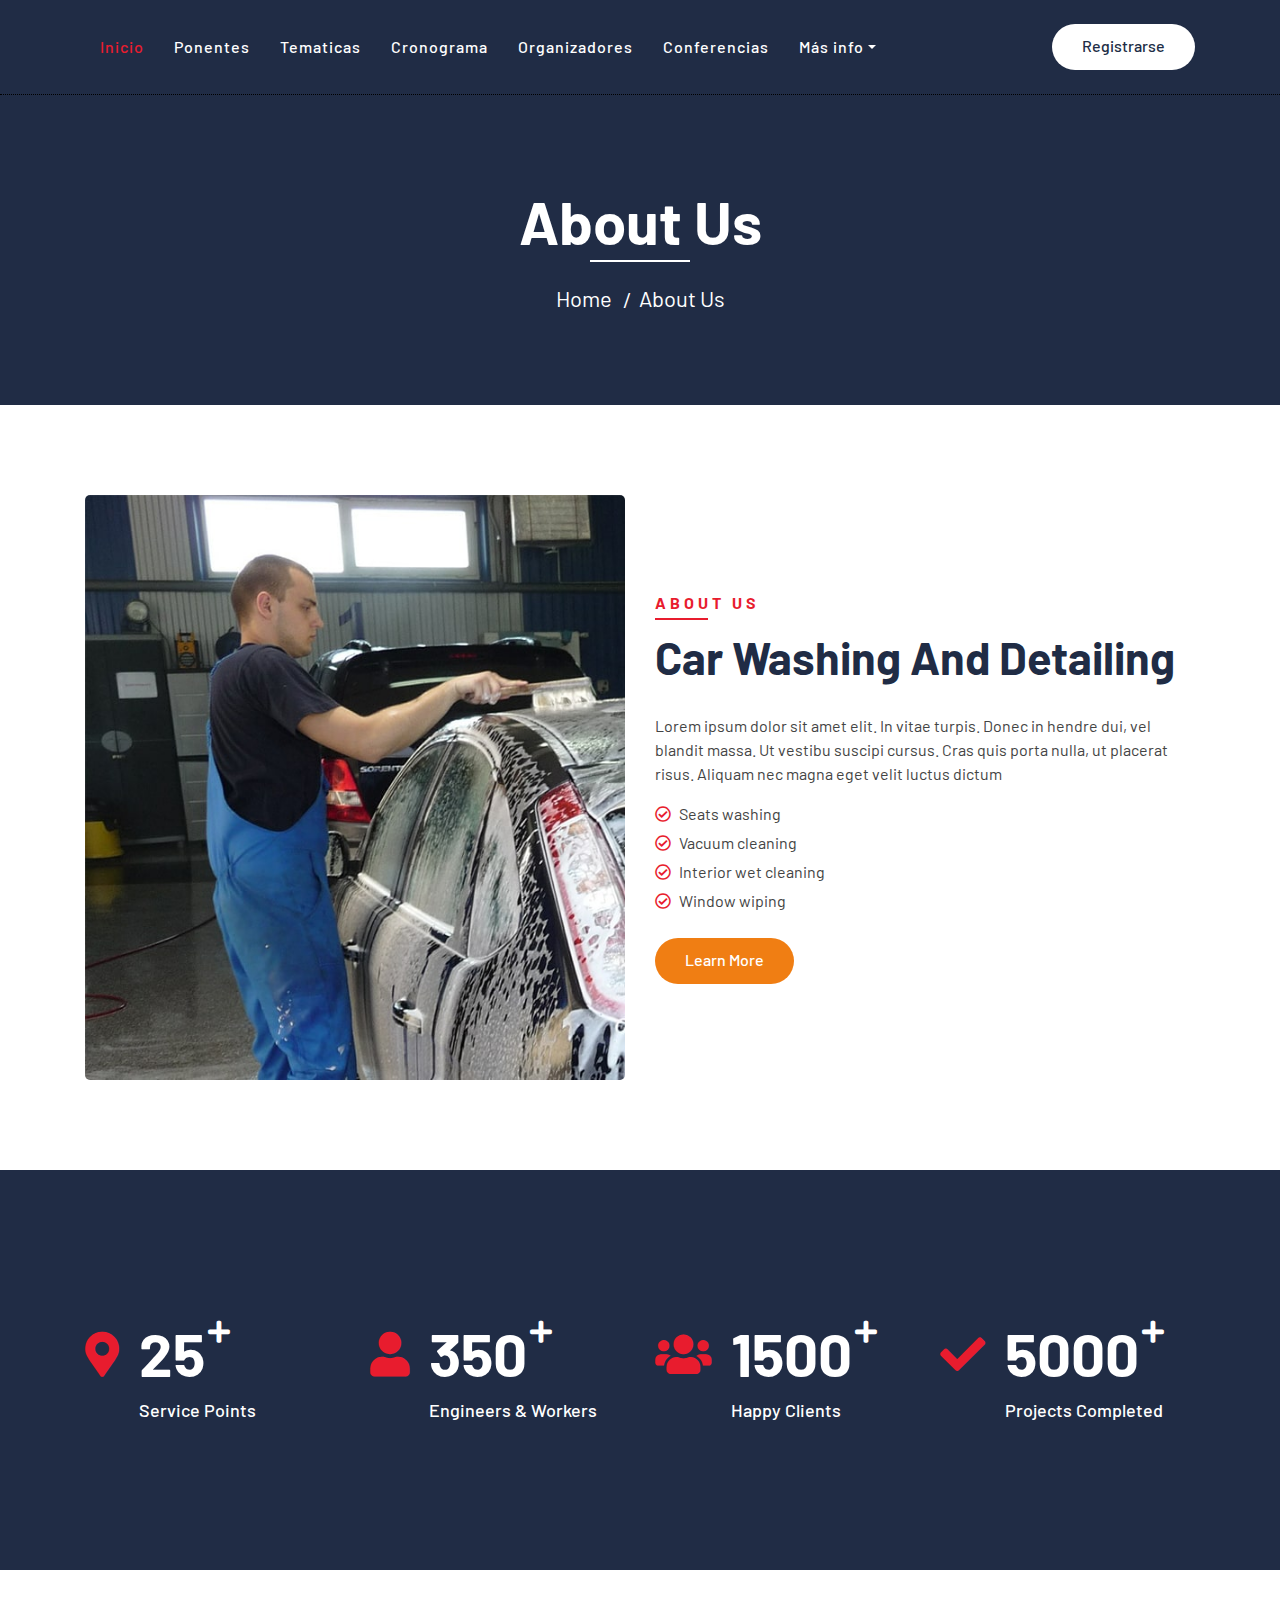
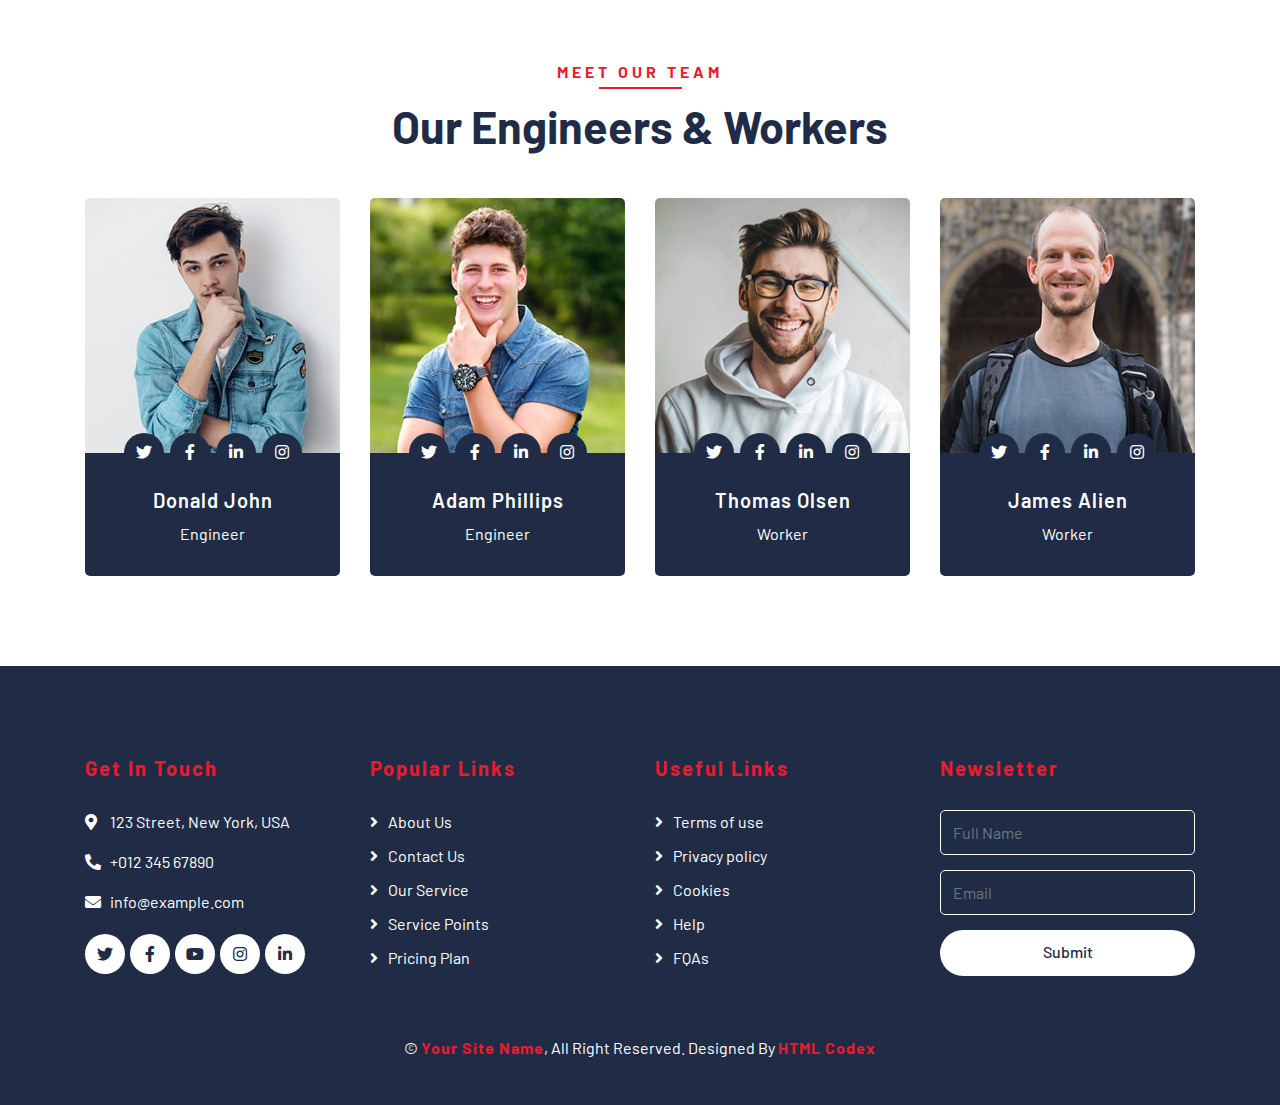
<file: organizadores.html>
<!DOCTYPE html>
<html lang="en">
    <head>
        <meta charset="utf-8">
        <title>AutoWash - Car Wash Website Template</title>
        <meta content="width=device-width, initial-scale=1.0" name="viewport">
        <meta content="Free Website Template" name="keywords">
        <meta content="Free Website Template" name="description">

        <!-- Favicon -->
        <link href="img/favicon.ico" rel="icon">

        <!-- Google Font -->
        <link href="https://fonts.googleapis.com/css2?family=Barlow:wght@400;500;600;700;800;900&display=swap" rel="stylesheet"> 
        
        <!-- CSS Libraries -->
        <link href="https://stackpath.bootstrapcdn.com/bootstrap/4.4.1/css/bootstrap.min.css" rel="stylesheet">
        <link href="https://cdnjs.cloudflare.com/ajax/libs/font-awesome/5.10.0/css/all.min.css" rel="stylesheet">
        <link href="lib/flaticon/font/flaticon.css" rel="stylesheet">
        <link href="lib/animate/animate.min.css" rel="stylesheet">
        <link href="lib/owlcarousel/assets/owl.carousel.min.css" rel="stylesheet">

        <!-- Template Stylesheet -->
        <link href="css/style.css" rel="stylesheet">
    </head>

    <body>
        

        <!-- Nav Bar Start -->
        <div class="nav-bar">
            <div class="container">
                <nav class="navbar navbar-expand-lg bg-dark navbar-dark">
                    <a href="#" class="navbar-brand">MENU</a>
                    <button type="button" class="navbar-toggler" data-toggle="collapse" data-target="#navbarCollapse">
                        <span class="navbar-toggler-icon"></span>
                    </button>

                    <div class="collapse navbar-collapse justify-content-between" id="navbarCollapse">
                        <div class="navbar-nav mr-auto">
                            <a href="index.html" class="nav-item nav-link active">Inicio</a>
                            <a href="team.html" class="nav-item nav-link">Ponentes</a>
                            <a href="tematicas.html" class="nav-item nav-link">Tematicas</a>
                            <a href="cronograma.html" class="nav-item nav-link">Cronograma</a>
                            <a href="organizadores.html" class="nav-item nav-link">Organizadores</a>
                            <a href="conferencias.html" class="nav-item nav-link">Conferencias</a>
                            <div class="nav-item dropdown">
                                <a href="#" class="nav-link dropdown-toggle" data-toggle="dropdown">Más info</a>
                                <div class="dropdown-menu">
                                    <a href="noticias.html" class="dropdown-item">Noticias</a>
                                    <a href="contact.html" class="dropdown-item">Contáctenos</a>
                                </div>
                            </div>
                    
                        </div>
                        <div class="ml-auto">
                            <a class="btn btn-custom" href="#">Registrarse</a>
                        </div>
                    </div>
                </nav>
            </div>
        </div>
        <!-- Nav Bar End -->
        
        
        <!-- Page Header Start -->
        <div class="page-header">
            <div class="container">
                <div class="row">
                    <div class="col-12">
                        <h2>About Us</h2>
                    </div>
                    <div class="col-12">
                        <a href="">Home</a>
                        <a href="">About Us</a>
                    </div>
                </div>
            </div>
        </div>
        <!-- Page Header End -->
        

        <!-- About Start -->
        <div class="about">
            <div class="container">
                <div class="row align-items-center">
                    <div class="col-lg-6">
                        <div class="about-img">
                            <img src="img/about.jpg" alt="Image">
                        </div>
                    </div>
                    <div class="col-lg-6">
                        <div class="section-header text-left">
                            <p>About Us</p>
                            <h2>car washing and detailing</h2>
                        </div>
                        <div class="about-content">
                            <p>
                                Lorem ipsum dolor sit amet elit. In vitae turpis. Donec in hendre dui, vel blandit massa. Ut vestibu suscipi cursus. Cras quis porta nulla, ut placerat risus. Aliquam nec magna eget velit luctus dictum
                            </p>
                            <ul>
                                <li><i class="far fa-check-circle"></i>Seats washing</li>
                                <li><i class="far fa-check-circle"></i>Vacuum cleaning</li>
                                <li><i class="far fa-check-circle"></i>Interior wet cleaning</li>
                                <li><i class="far fa-check-circle"></i>Window wiping</li>
                            </ul>
                            <a class="btn btn-custom" href="">Learn More</a>
                        </div>
                    </div>
                </div>
            </div>
        </div>
        <!-- About End -->
        
        
        <!-- Facts Start -->
        <div class="facts" data-parallax="scroll" data-image-src="img/facts.jpg">
            <div class="container">
                <div class="row">
                    <div class="col-lg-3 col-md-6">
                        <div class="facts-item">
                            <i class="fa fa-map-marker-alt"></i>
                            <div class="facts-text">
                                <h3 data-toggle="counter-up">25</h3>
                                <p>Service Points</p>
                            </div>
                        </div>
                    </div>
                    <div class="col-lg-3 col-md-6">
                        <div class="facts-item">
                            <i class="fa fa-user"></i>
                            <div class="facts-text">
                                <h3 data-toggle="counter-up">350</h3>
                                <p>Engineers & Workers</p>
                            </div>
                        </div>
                    </div>
                    <div class="col-lg-3 col-md-6">
                        <div class="facts-item">
                            <i class="fa fa-users"></i>
                            <div class="facts-text">
                                <h3 data-toggle="counter-up">1500</h3>
                                <p>Happy Clients</p>
                            </div>
                        </div>
                    </div>
                    <div class="col-lg-3 col-md-6">
                        <div class="facts-item">
                            <i class="fa fa-check"></i>
                            <div class="facts-text">
                                <h3 data-toggle="counter-up">5000</h3>
                                <p>Projects Completed</p>
                            </div>
                        </div>
                    </div>
                </div>
            </div>
        </div>
        <!-- Facts End -->


        <!-- Team Start -->
        <div class="team">
            <div class="container">
                <div class="section-header text-center">
                    <p>Meet Our Team</p>
                    <h2>Our Engineers & Workers</h2>
                </div>
                <div class="row">
                    <div class="col-lg-3 col-md-6">
                        <div class="team-item">
                            <div class="team-img">
                                <img src="img/team-1.jpg" alt="Team Image">
                            </div>
                            <div class="team-text">
                                <h2>Donald John</h2>
                                <p>Engineer</p>
                                <div class="team-social">
                                    <a href=""><i class="fab fa-twitter"></i></a>
                                    <a href=""><i class="fab fa-facebook-f"></i></a>
                                    <a href=""><i class="fab fa-linkedin-in"></i></a>
                                    <a href=""><i class="fab fa-instagram"></i></a>
                                </div>
                            </div>
                        </div>
                    </div>
                    <div class="col-lg-3 col-md-6">
                        <div class="team-item">
                            <div class="team-img">
                                <img src="img/team-2.jpg" alt="Team Image">
                            </div>
                            <div class="team-text">
                                <h2>Adam Phillips</h2>
                                <p>Engineer</p>
                                <div class="team-social">
                                    <a href=""><i class="fab fa-twitter"></i></a>
                                    <a href=""><i class="fab fa-facebook-f"></i></a>
                                    <a href=""><i class="fab fa-linkedin-in"></i></a>
                                    <a href=""><i class="fab fa-instagram"></i></a>
                                </div>
                            </div>
                        </div>
                    </div>
                    <div class="col-lg-3 col-md-6">
                        <div class="team-item">
                            <div class="team-img">
                                <img src="img/team-3.jpg" alt="Team Image">
                            </div>
                            <div class="team-text">
                                <h2>Thomas Olsen</h2>
                                <p>Worker</p>
                                <div class="team-social">
                                    <a href=""><i class="fab fa-twitter"></i></a>
                                    <a href=""><i class="fab fa-facebook-f"></i></a>
                                    <a href=""><i class="fab fa-linkedin-in"></i></a>
                                    <a href=""><i class="fab fa-instagram"></i></a>
                                </div>
                            </div>
                        </div>
                    </div>
                    <div class="col-lg-3 col-md-6">
                        <div class="team-item">
                            <div class="team-img">
                                <img src="img/team-4.jpg" alt="Team Image">
                            </div>
                            <div class="team-text">
                                <h2>James Alien</h2>
                                <p>Worker</p>
                                <div class="team-social">
                                    <a href=""><i class="fab fa-twitter"></i></a>
                                    <a href=""><i class="fab fa-facebook-f"></i></a>
                                    <a href=""><i class="fab fa-linkedin-in"></i></a>
                                    <a href=""><i class="fab fa-instagram"></i></a>
                                </div>
                            </div>
                        </div>
                    </div>
                </div>
            </div>
        </div>
        <!-- Team End -->


        <!-- Footer Start -->
        <div class="footer">
            <div class="container">
                <div class="row">
                    <div class="col-lg-3 col-md-6">
                        <div class="footer-contact">
                            <h2>Get In Touch</h2>
                            <p><i class="fa fa-map-marker-alt"></i>123 Street, New York, USA</p>
                            <p><i class="fa fa-phone-alt"></i>+012 345 67890</p>
                            <p><i class="fa fa-envelope"></i>info@example.com</p>
                            <div class="footer-social">
                                <a class="btn" href=""><i class="fab fa-twitter"></i></a>
                                <a class="btn" href=""><i class="fab fa-facebook-f"></i></a>
                                <a class="btn" href=""><i class="fab fa-youtube"></i></a>
                                <a class="btn" href=""><i class="fab fa-instagram"></i></a>
                                <a class="btn" href=""><i class="fab fa-linkedin-in"></i></a>
                            </div>
                        </div>
                    </div>
                    <div class="col-lg-3 col-md-6">
                        <div class="footer-link">
                            <h2>Popular Links</h2>
                            <a href="">About Us</a>
                            <a href="">Contact Us</a>
                            <a href="">Our Service</a>
                            <a href="">Service Points</a>
                            <a href="">Pricing Plan</a>
                        </div>
                    </div>
                    <div class="col-lg-3 col-md-6">
                        <div class="footer-link">
                            <h2>Useful Links</h2>
                            <a href="">Terms of use</a>
                            <a href="">Privacy policy</a>
                            <a href="">Cookies</a>
                            <a href="">Help</a>
                            <a href="">FQAs</a>
                        </div>
                    </div>
                    <div class="col-lg-3 col-md-6">
                        <div class="footer-newsletter">
                            <h2>Newsletter</h2>
                            <form>
                                <input class="form-control" placeholder="Full Name">
                                <input class="form-control" placeholder="Email">
                                <button class="btn btn-custom">Submit</button>
                            </form>
                        </div>
                    </div>
                </div>
            </div>
            <div class="container copyright">
                <p>&copy; <a href="#">Your Site Name</a>, All Right Reserved. Designed By <a href="https://htmlcodex.com">HTML Codex</a></p>
            </div>
        </div>
        <!-- Footer End -->
        
        <!-- Back to top button -->
        <a href="#" class="back-to-top"><i class="fa fa-chevron-up"></i></a>
        
        <!-- Pre Loader -->
        <div id="loader" class="show">
            <div class="loader"></div>
        </div>

        <!-- JavaScript Libraries -->
        <script src="https://code.jquery.com/jquery-3.4.1.min.js"></script>
        <script src="https://stackpath.bootstrapcdn.com/bootstrap/4.4.1/js/bootstrap.bundle.min.js"></script>
        <script src="lib/easing/easing.min.js"></script>
        <script src="lib/owlcarousel/owl.carousel.min.js"></script>
        <script src="lib/waypoints/waypoints.min.js"></script>
        <script src="lib/counterup/counterup.min.js"></script>
        
        <!-- Contact Javascript File -->
        <script src="mail/jqBootstrapValidation.min.js"></script>
        <script src="mail/contact.js"></script>

        <!-- Template Javascript -->
        <script src="js/main.js"></script>
    </body>
</html>
</file>
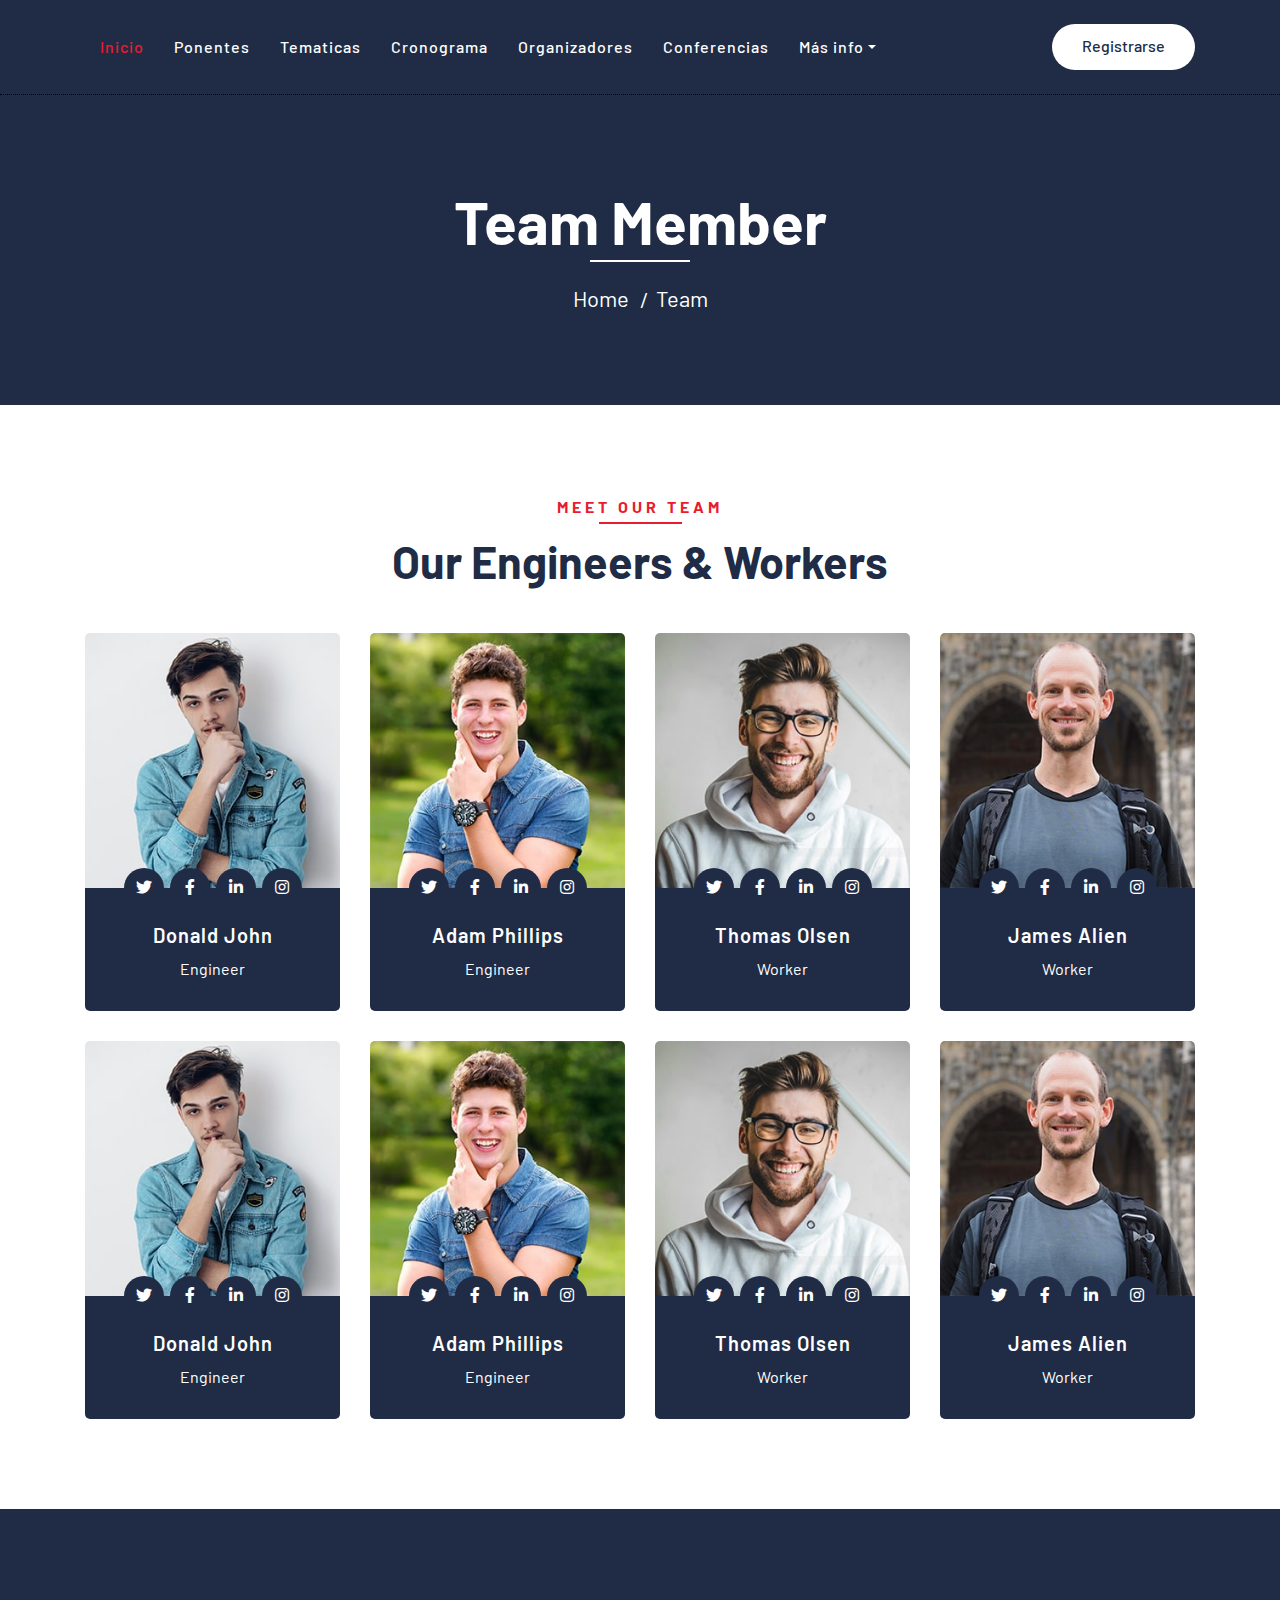
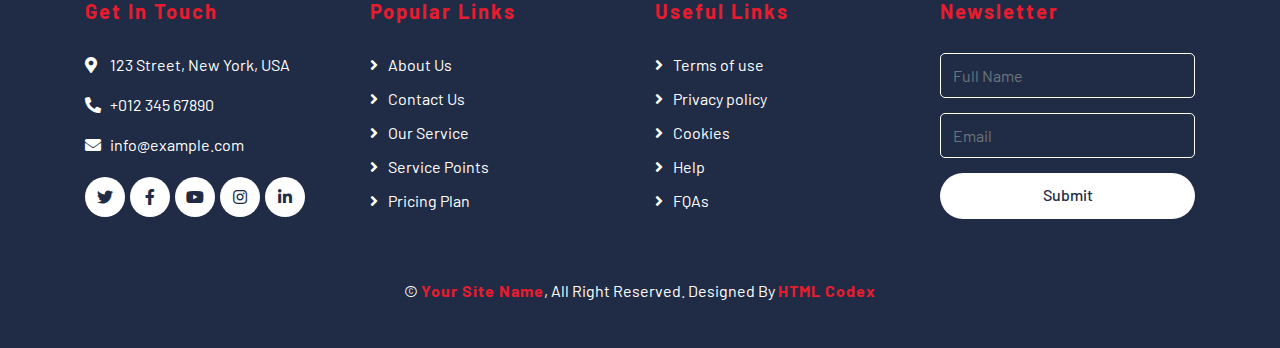
<file: team.html>
<!DOCTYPE html>
<html lang="en">
    <head>
        <meta charset="utf-8">
        <title>AutoWash - Car Wash Website Template</title>
        <meta content="width=device-width, initial-scale=1.0" name="viewport">
        <meta content="Free Website Template" name="keywords">
        <meta content="Free Website Template" name="description">

        <!-- Favicon -->
        <link href="img/favicon.ico" rel="icon">

        <!-- Google Font -->
        <link href="https://fonts.googleapis.com/css2?family=Barlow:wght@400;500;600;700;800;900&display=swap" rel="stylesheet"> 
        
        <!-- CSS Libraries -->
        <link href="https://stackpath.bootstrapcdn.com/bootstrap/4.4.1/css/bootstrap.min.css" rel="stylesheet">
        <link href="https://cdnjs.cloudflare.com/ajax/libs/font-awesome/5.10.0/css/all.min.css" rel="stylesheet">
        <link href="lib/flaticon/font/flaticon.css" rel="stylesheet">
        <link href="lib/animate/animate.min.css" rel="stylesheet">
        <link href="lib/owlcarousel/assets/owl.carousel.min.css" rel="stylesheet">

        <!-- Template Stylesheet -->
        <link href="css/style.css" rel="stylesheet">
    </head>

    <body>
        

        <!-- Nav Bar Start -->
        <div class="nav-bar">
            <div class="container">
                <nav class="navbar navbar-expand-lg bg-dark navbar-dark">
                    <a href="#" class="navbar-brand">MENU</a>
                    <button type="button" class="navbar-toggler" data-toggle="collapse" data-target="#navbarCollapse">
                        <span class="navbar-toggler-icon"></span>
                    </button>

                    <div class="collapse navbar-collapse justify-content-between" id="navbarCollapse">
                        <div class="navbar-nav mr-auto">
                            <a href="index.html" class="nav-item nav-link active">Inicio</a>
                            <a href="team.html" class="nav-item nav-link">Ponentes</a>
                            <a href="tematicas.html" class="nav-item nav-link">Tematicas</a>
                            <a href="cronograma.html" class="nav-item nav-link">Cronograma</a>
                            <a href="organizadores.html" class="nav-item nav-link">Organizadores</a>
                            <a href="conferencias.html" class="nav-item nav-link">Conferencias</a>
                            <div class="nav-item dropdown">
                                <a href="#" class="nav-link dropdown-toggle" data-toggle="dropdown">Más info</a>
                                <div class="dropdown-menu">
                                    <a href="noticias.html" class="dropdown-item">Noticias</a>
                                    <a href="contact.html" class="dropdown-item">Contáctenos</a>
                                </div>
                            </div>
                    
                        </div>
                        <div class="ml-auto">
                            <a class="btn btn-custom" href="#">Registrarse</a>
                        </div>
                    </div>
                </nav>
            </div>
        </div>
        <!-- Nav Bar End -->
        
        
        <!-- Page Header Start -->
        <div class="page-header">
            <div class="container">
                <div class="row">
                    <div class="col-12">
                        <h2>Team Member</h2>
                    </div>
                    <div class="col-12">
                        <a href="">Home</a>
                        <a href="">Team</a>
                    </div>
                </div>
            </div>
        </div>
        <!-- Page Header End -->
        
        
        <!-- Team Start -->
        <div class="team">
            <div class="container">
                <div class="section-header text-center">
                    <p>Meet Our Team</p>
                    <h2>Our Engineers & Workers</h2>
                </div>
                <div class="row">
                    <div class="col-lg-3 col-md-6">
                        <div class="team-item">
                            <div class="team-img">
                                <img src="img/team-1.jpg" alt="Team Image">
                            </div>
                            <div class="team-text">
                                <h2>Donald John</h2>
                                <p>Engineer</p>
                                <div class="team-social">
                                    <a href=""><i class="fab fa-twitter"></i></a>
                                    <a href=""><i class="fab fa-facebook-f"></i></a>
                                    <a href=""><i class="fab fa-linkedin-in"></i></a>
                                    <a href=""><i class="fab fa-instagram"></i></a>
                                </div>
                            </div>
                        </div>
                    </div>
                    <div class="col-lg-3 col-md-6">
                        <div class="team-item">
                            <div class="team-img">
                                <img src="img/team-2.jpg" alt="Team Image">
                            </div>
                            <div class="team-text">
                                <h2>Adam Phillips</h2>
                                <p>Engineer</p>
                                <div class="team-social">
                                    <a href=""><i class="fab fa-twitter"></i></a>
                                    <a href=""><i class="fab fa-facebook-f"></i></a>
                                    <a href=""><i class="fab fa-linkedin-in"></i></a>
                                    <a href=""><i class="fab fa-instagram"></i></a>
                                </div>
                            </div>
                        </div>
                    </div>
                    <div class="col-lg-3 col-md-6">
                        <div class="team-item">
                            <div class="team-img">
                                <img src="img/team-3.jpg" alt="Team Image">
                            </div>
                            <div class="team-text">
                                <h2>Thomas Olsen</h2>
                                <p>Worker</p>
                                <div class="team-social">
                                    <a href=""><i class="fab fa-twitter"></i></a>
                                    <a href=""><i class="fab fa-facebook-f"></i></a>
                                    <a href=""><i class="fab fa-linkedin-in"></i></a>
                                    <a href=""><i class="fab fa-instagram"></i></a>
                                </div>
                            </div>
                        </div>
                    </div>
                    <div class="col-lg-3 col-md-6">
                        <div class="team-item">
                            <div class="team-img">
                                <img src="img/team-4.jpg" alt="Team Image">
                            </div>
                            <div class="team-text">
                                <h2>James Alien</h2>
                                <p>Worker</p>
                                <div class="team-social">
                                    <a href=""><i class="fab fa-twitter"></i></a>
                                    <a href=""><i class="fab fa-facebook-f"></i></a>
                                    <a href=""><i class="fab fa-linkedin-in"></i></a>
                                    <a href=""><i class="fab fa-instagram"></i></a>
                                </div>
                            </div>
                        </div>
                    </div>
                    <div class="col-lg-3 col-md-6">
                        <div class="team-item">
                            <div class="team-img">
                                <img src="img/team-1.jpg" alt="Team Image">
                            </div>
                            <div class="team-text">
                                <h2>Donald John</h2>
                                <p>Engineer</p>
                                <div class="team-social">
                                    <a href=""><i class="fab fa-twitter"></i></a>
                                    <a href=""><i class="fab fa-facebook-f"></i></a>
                                    <a href=""><i class="fab fa-linkedin-in"></i></a>
                                    <a href=""><i class="fab fa-instagram"></i></a>
                                </div>
                            </div>
                        </div>
                    </div>
                    <div class="col-lg-3 col-md-6">
                        <div class="team-item">
                            <div class="team-img">
                                <img src="img/team-2.jpg" alt="Team Image">
                            </div>
                            <div class="team-text">
                                <h2>Adam Phillips</h2>
                                <p>Engineer</p>
                                <div class="team-social">
                                    <a href=""><i class="fab fa-twitter"></i></a>
                                    <a href=""><i class="fab fa-facebook-f"></i></a>
                                    <a href=""><i class="fab fa-linkedin-in"></i></a>
                                    <a href=""><i class="fab fa-instagram"></i></a>
                                </div>
                            </div>
                        </div>
                    </div>
                    <div class="col-lg-3 col-md-6">
                        <div class="team-item">
                            <div class="team-img">
                                <img src="img/team-3.jpg" alt="Team Image">
                            </div>
                            <div class="team-text">
                                <h2>Thomas Olsen</h2>
                                <p>Worker</p>
                                <div class="team-social">
                                    <a href=""><i class="fab fa-twitter"></i></a>
                                    <a href=""><i class="fab fa-facebook-f"></i></a>
                                    <a href=""><i class="fab fa-linkedin-in"></i></a>
                                    <a href=""><i class="fab fa-instagram"></i></a>
                                </div>
                            </div>
                        </div>
                    </div>
                    <div class="col-lg-3 col-md-6">
                        <div class="team-item">
                            <div class="team-img">
                                <img src="img/team-4.jpg" alt="Team Image">
                            </div>
                            <div class="team-text">
                                <h2>James Alien</h2>
                                <p>Worker</p>
                                <div class="team-social">
                                    <a href=""><i class="fab fa-twitter"></i></a>
                                    <a href=""><i class="fab fa-facebook-f"></i></a>
                                    <a href=""><i class="fab fa-linkedin-in"></i></a>
                                    <a href=""><i class="fab fa-instagram"></i></a>
                                </div>
                            </div>
                        </div>
                    </div>
                </div>
            </div>
        </div>
        <!-- Team End -->


        <!-- Footer Start -->
        <div class="footer">
            <div class="container">
                <div class="row">
                    <div class="col-lg-3 col-md-6">
                        <div class="footer-contact">
                            <h2>Get In Touch</h2>
                            <p><i class="fa fa-map-marker-alt"></i>123 Street, New York, USA</p>
                            <p><i class="fa fa-phone-alt"></i>+012 345 67890</p>
                            <p><i class="fa fa-envelope"></i>info@example.com</p>
                            <div class="footer-social">
                                <a class="btn" href=""><i class="fab fa-twitter"></i></a>
                                <a class="btn" href=""><i class="fab fa-facebook-f"></i></a>
                                <a class="btn" href=""><i class="fab fa-youtube"></i></a>
                                <a class="btn" href=""><i class="fab fa-instagram"></i></a>
                                <a class="btn" href=""><i class="fab fa-linkedin-in"></i></a>
                            </div>
                        </div>
                    </div>
                    <div class="col-lg-3 col-md-6">
                        <div class="footer-link">
                            <h2>Popular Links</h2>
                            <a href="">About Us</a>
                            <a href="">Contact Us</a>
                            <a href="">Our Service</a>
                            <a href="">Service Points</a>
                            <a href="">Pricing Plan</a>
                        </div>
                    </div>
                    <div class="col-lg-3 col-md-6">
                        <div class="footer-link">
                            <h2>Useful Links</h2>
                            <a href="">Terms of use</a>
                            <a href="">Privacy policy</a>
                            <a href="">Cookies</a>
                            <a href="">Help</a>
                            <a href="">FQAs</a>
                        </div>
                    </div>
                    <div class="col-lg-3 col-md-6">
                        <div class="footer-newsletter">
                            <h2>Newsletter</h2>
                            <form>
                                <input class="form-control" placeholder="Full Name">
                                <input class="form-control" placeholder="Email">
                                <button class="btn btn-custom">Submit</button>
                            </form>
                        </div>
                    </div>
                </div>
            </div>
            <div class="container copyright">
                <p>&copy; <a href="#">Your Site Name</a>, All Right Reserved. Designed By <a href="https://htmlcodex.com">HTML Codex</a></p>
            </div>
        </div>
        <!-- Footer End -->
        
        <!-- Back to top button -->
        <a href="#" class="back-to-top"><i class="fa fa-chevron-up"></i></a>
        
        <!-- Pre Loader -->
        <div id="loader" class="show">
            <div class="loader"></div>
        </div>

        <!-- JavaScript Libraries -->
        <script src="https://code.jquery.com/jquery-3.4.1.min.js"></script>
        <script src="https://stackpath.bootstrapcdn.com/bootstrap/4.4.1/js/bootstrap.bundle.min.js"></script>
        <script src="lib/easing/easing.min.js"></script>
        <script src="lib/owlcarousel/owl.carousel.min.js"></script>
        <script src="lib/waypoints/waypoints.min.js"></script>
        <script src="lib/counterup/counterup.min.js"></script>
        
        <!-- Contact Javascript File -->
        <script src="mail/jqBootstrapValidation.min.js"></script>
        <script src="mail/contact.js"></script>

        <!-- Template Javascript -->
        <script src="js/main.js"></script>
    </body>
</html>
</file>
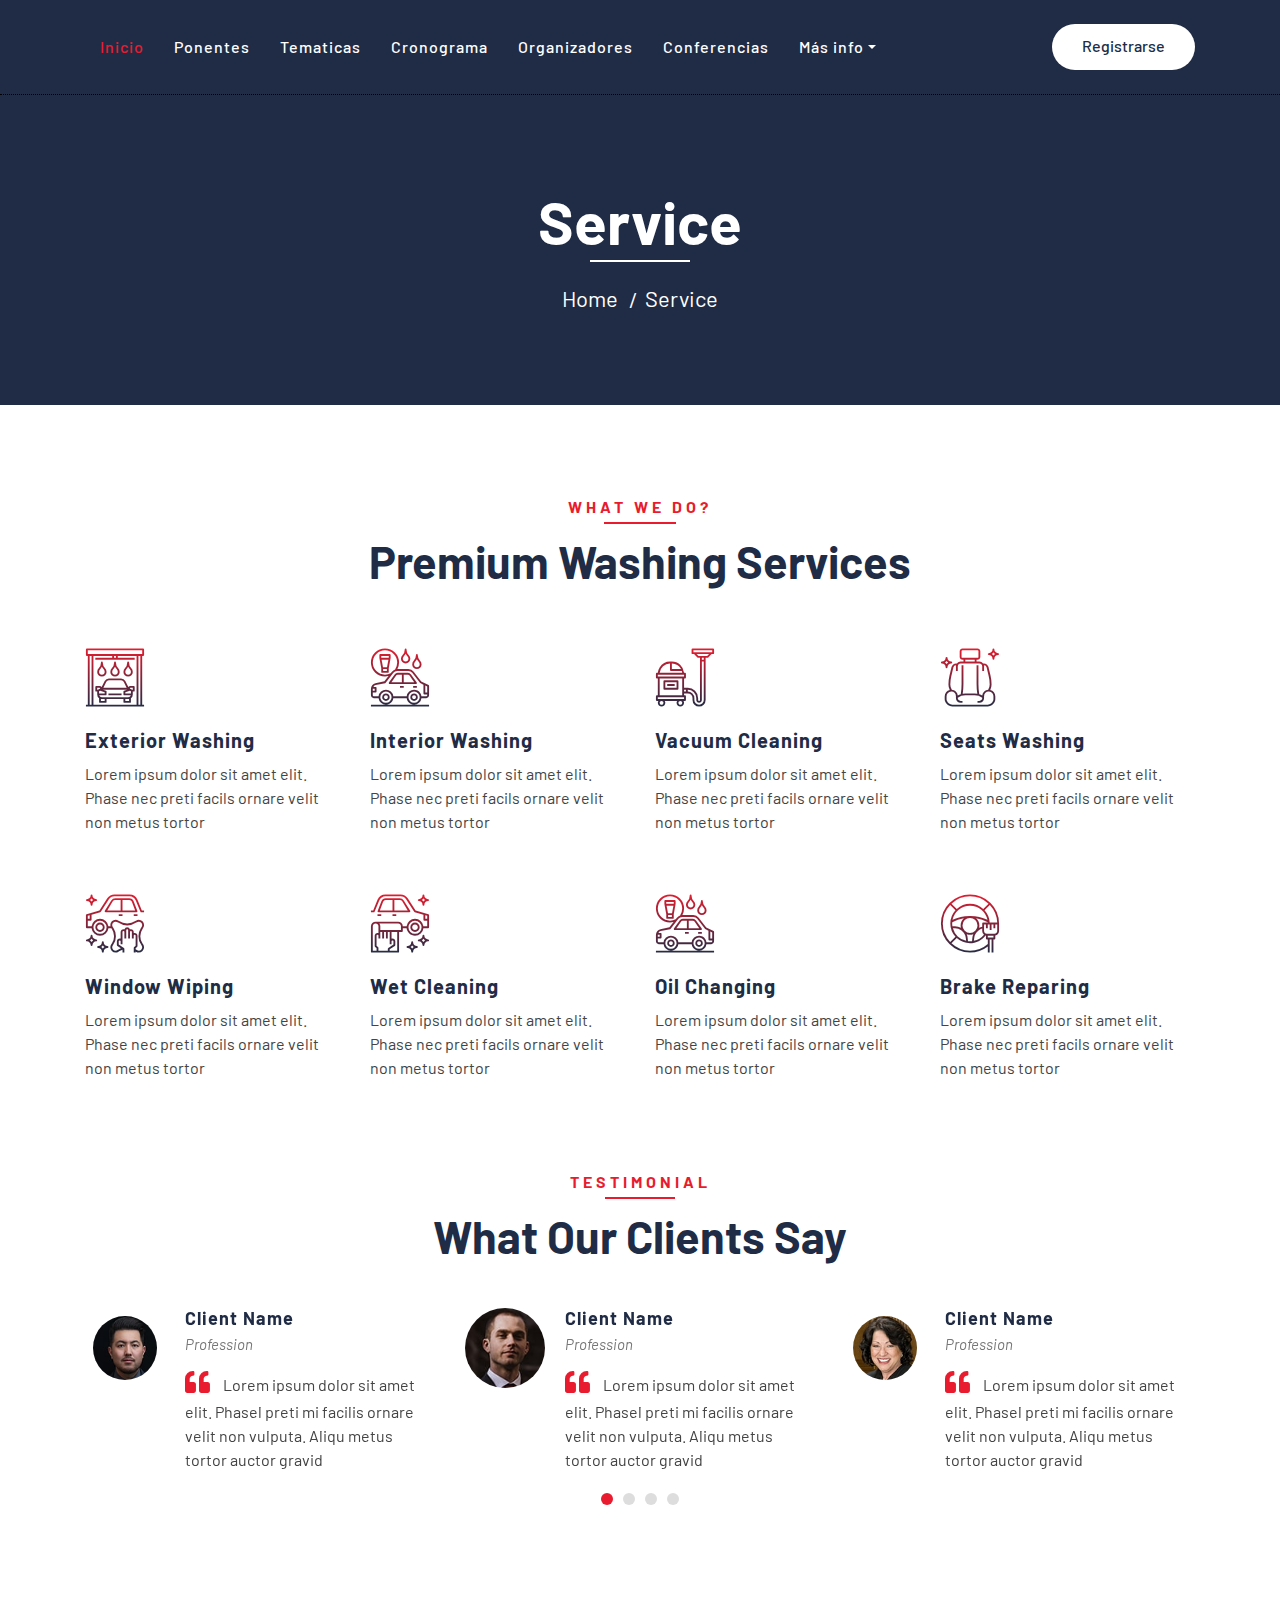
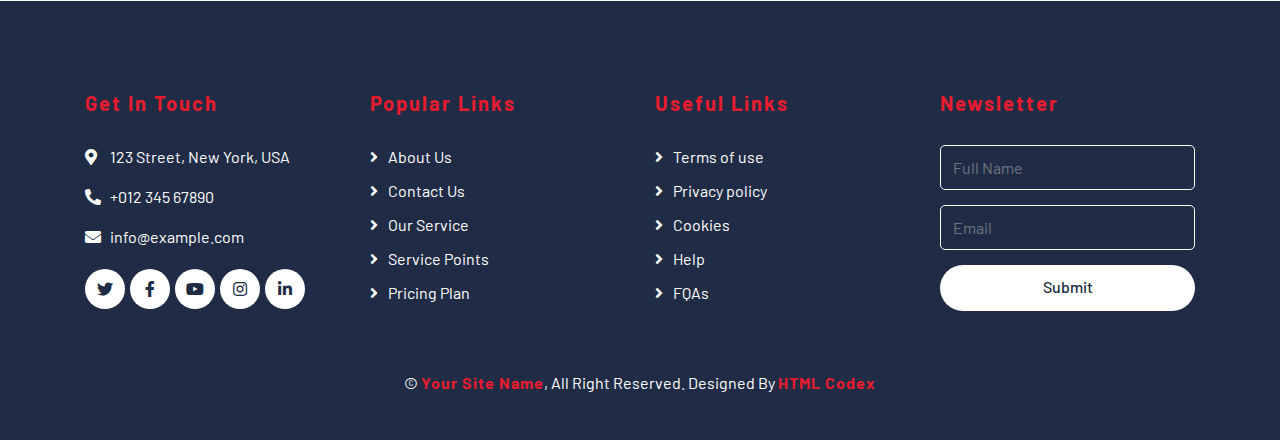
<file: tematicas.html>
<!DOCTYPE html>
<html lang="en">
    <head>
        <meta charset="utf-8">
        <title>AutoWash - Car Wash Website Template</title>
        <meta content="width=device-width, initial-scale=1.0" name="viewport">
        <meta content="Free Website Template" name="keywords">
        <meta content="Free Website Template" name="description">

        <!-- Favicon -->
        <link href="img/favicon.ico" rel="icon">

        <!-- Google Font -->
        <link href="https://fonts.googleapis.com/css2?family=Barlow:wght@400;500;600;700;800;900&display=swap" rel="stylesheet"> 
        
        <!-- CSS Libraries -->
        <link href="https://stackpath.bootstrapcdn.com/bootstrap/4.4.1/css/bootstrap.min.css" rel="stylesheet">
        <link href="https://cdnjs.cloudflare.com/ajax/libs/font-awesome/5.10.0/css/all.min.css" rel="stylesheet">
        <link href="lib/flaticon/font/flaticon.css" rel="stylesheet">
        <link href="lib/animate/animate.min.css" rel="stylesheet">
        <link href="lib/owlcarousel/assets/owl.carousel.min.css" rel="stylesheet">

        <!-- Template Stylesheet -->
        <link href="css/style.css" rel="stylesheet">
    </head>

    <body>
        

       <!-- Nav Bar Start -->
       <div class="nav-bar">
        <div class="container">
            <nav class="navbar navbar-expand-lg bg-dark navbar-dark">
                <a href="#" class="navbar-brand">MENU</a>
                <button type="button" class="navbar-toggler" data-toggle="collapse" data-target="#navbarCollapse">
                    <span class="navbar-toggler-icon"></span>
                </button>

                <div class="collapse navbar-collapse justify-content-between" id="navbarCollapse">
                    <div class="navbar-nav mr-auto">
                        <a href="index.html" class="nav-item nav-link active">Inicio</a>
                        <a href="team.html" class="nav-item nav-link">Ponentes</a>
                        <a href="tematicas.html" class="nav-item nav-link">Tematicas</a>
                        <a href="cronograma.html" class="nav-item nav-link">Cronograma</a>
                        <a href="organizadores.html" class="nav-item nav-link">Organizadores</a>
                        <a href="conferencias.html" class="nav-item nav-link">Conferencias</a>
                        <div class="nav-item dropdown">
                            <a href="#" class="nav-link dropdown-toggle" data-toggle="dropdown">Más info</a>
                            <div class="dropdown-menu">
                                <a href="noticias.html" class="dropdown-item">Noticias</a>
                                <a href="contact.html" class="dropdown-item">Contáctenos</a>
                            </div>
                        </div>
                
                    </div>
                    <div class="ml-auto">
                        <a class="btn btn-custom" href="#">Registrarse</a>
                    </div>
                </div>
            </nav>
        </div>
    </div>
    <!-- Nav Bar End -->
        
        
        <!-- Page Header Start -->
        <div class="page-header">
            <div class="container">
                <div class="row">
                    <div class="col-12">
                        <h2>Service</h2>
                    </div>
                    <div class="col-12">
                        <a href="">Home</a>
                        <a href="">Service</a>
                    </div>
                </div>
            </div>
        </div>
        <!-- Page Header End -->
        
        
        <!-- Service Start -->
        <div class="service">
            <div class="container">
                <div class="section-header text-center">
                    <p>What We Do?</p>
                    <h2>Premium Washing Services</h2>
                </div>
                <div class="row">
                    <div class="col-lg-3 col-md-6">
                        <div class="service-item">
                            <i class="flaticon-car-wash-1"></i>
                            <h3>Exterior Washing</h3>
                            <p>Lorem ipsum dolor sit amet elit. Phase nec preti facils ornare velit non metus tortor</p>
                        </div>
                    </div>
                    <div class="col-lg-3 col-md-6">
                        <div class="service-item">
                            <i class="flaticon-car-wash"></i>
                            <h3>Interior Washing</h3>
                            <p>Lorem ipsum dolor sit amet elit. Phase nec preti facils ornare velit non metus tortor</p>
                        </div>
                    </div>
                    <div class="col-lg-3 col-md-6">
                        <div class="service-item">
                            <i class="flaticon-vacuum-cleaner"></i>
                            <h3>Vacuum Cleaning</h3>
                            <p>Lorem ipsum dolor sit amet elit. Phase nec preti facils ornare velit non metus tortor</p>
                        </div>
                    </div>
                    <div class="col-lg-3 col-md-6">
                        <div class="service-item">
                            <i class="flaticon-seat"></i>
                            <h3>Seats Washing</h3>
                            <p>Lorem ipsum dolor sit amet elit. Phase nec preti facils ornare velit non metus tortor</p>
                        </div>
                    </div>
                    <div class="col-lg-3 col-md-6">
                        <div class="service-item">
                            <i class="flaticon-car-service"></i>
                            <h3>Window Wiping</h3>
                            <p>Lorem ipsum dolor sit amet elit. Phase nec preti facils ornare velit non metus tortor</p>
                        </div>
                    </div>
                    <div class="col-lg-3 col-md-6">
                        <div class="service-item">
                            <i class="flaticon-car-service-2"></i>
                            <h3>Wet Cleaning</h3>
                            <p>Lorem ipsum dolor sit amet elit. Phase nec preti facils ornare velit non metus tortor</p>
                        </div>
                    </div>
                    <div class="col-lg-3 col-md-6">
                        <div class="service-item">
                            <i class="flaticon-car-wash"></i>
                            <h3>Oil Changing</h3>
                            <p>Lorem ipsum dolor sit amet elit. Phase nec preti facils ornare velit non metus tortor</p>
                        </div>
                    </div>
                    <div class="col-lg-3 col-md-6">
                        <div class="service-item">
                            <i class="flaticon-brush-1"></i>
                            <h3>Brake Reparing</h3>
                            <p>Lorem ipsum dolor sit amet elit. Phase nec preti facils ornare velit non metus tortor</p>
                        </div>
                    </div>
                </div>
            </div>
        </div>
        <!-- Service End -->
        
        
        <!-- Testimonial Start -->
        <div class="testimonial">
            <div class="container">
                <div class="section-header text-center">
                    <p>Testimonial</p>
                    <h2>What our clients say</h2>
                </div>
                <div class="owl-carousel testimonials-carousel">
                    <div class="testimonial-item">
                        <img src="img/testimonial-1.jpg" alt="Image">
                        <div class="testimonial-text">
                            <h3>Client Name</h3>
                            <h4>Profession</h4>
                            <p>
                                Lorem ipsum dolor sit amet elit. Phasel preti mi facilis ornare velit non vulputa. Aliqu metus tortor auctor gravid
                            </p>
                        </div>
                    </div>
                    <div class="testimonial-item">
                        <img src="img/testimonial-2.jpg" alt="Image">
                        <div class="testimonial-text">
                            <h3>Client Name</h3>
                            <h4>Profession</h4>
                            <p>
                                Lorem ipsum dolor sit amet elit. Phasel preti mi facilis ornare velit non vulputa. Aliqu metus tortor auctor gravid
                            </p>
                        </div>
                    </div>
                    <div class="testimonial-item">
                        <img src="img/testimonial-3.jpg" alt="Image">
                        <div class="testimonial-text">
                            <h3>Client Name</h3>
                            <h4>Profession</h4>
                            <p>
                                Lorem ipsum dolor sit amet elit. Phasel preti mi facilis ornare velit non vulputa. Aliqu metus tortor auctor gravid
                            </p>
                        </div>
                    </div>
                    <div class="testimonial-item">
                        <img src="img/testimonial-4.jpg" alt="Image">
                        <div class="testimonial-text">
                            <h3>Client Name</h3>
                            <h4>Profession</h4>
                            <p>
                                Lorem ipsum dolor sit amet elit. Phasel preti mi facilis ornare velit non vulputa. Aliqu metus tortor auctor gravid
                            </p>
                        </div>
                    </div>
                </div>
            </div>
        </div>
        <!-- Testimonial End -->


        <!-- Footer Start -->
        <div class="footer">
            <div class="container">
                <div class="row">
                    <div class="col-lg-3 col-md-6">
                        <div class="footer-contact">
                            <h2>Get In Touch</h2>
                            <p><i class="fa fa-map-marker-alt"></i>123 Street, New York, USA</p>
                            <p><i class="fa fa-phone-alt"></i>+012 345 67890</p>
                            <p><i class="fa fa-envelope"></i>info@example.com</p>
                            <div class="footer-social">
                                <a class="btn" href=""><i class="fab fa-twitter"></i></a>
                                <a class="btn" href=""><i class="fab fa-facebook-f"></i></a>
                                <a class="btn" href=""><i class="fab fa-youtube"></i></a>
                                <a class="btn" href=""><i class="fab fa-instagram"></i></a>
                                <a class="btn" href=""><i class="fab fa-linkedin-in"></i></a>
                            </div>
                        </div>
                    </div>
                    <div class="col-lg-3 col-md-6">
                        <div class="footer-link">
                            <h2>Popular Links</h2>
                            <a href="">About Us</a>
                            <a href="">Contact Us</a>
                            <a href="">Our Service</a>
                            <a href="">Service Points</a>
                            <a href="">Pricing Plan</a>
                        </div>
                    </div>
                    <div class="col-lg-3 col-md-6">
                        <div class="footer-link">
                            <h2>Useful Links</h2>
                            <a href="">Terms of use</a>
                            <a href="">Privacy policy</a>
                            <a href="">Cookies</a>
                            <a href="">Help</a>
                            <a href="">FQAs</a>
                        </div>
                    </div>
                    <div class="col-lg-3 col-md-6">
                        <div class="footer-newsletter">
                            <h2>Newsletter</h2>
                            <form>
                                <input class="form-control" placeholder="Full Name">
                                <input class="form-control" placeholder="Email">
                                <button class="btn btn-custom">Submit</button>
                            </form>
                        </div>
                    </div>
                </div>
            </div>
            <div class="container copyright">
                <p>&copy; <a href="#">Your Site Name</a>, All Right Reserved. Designed By <a href="https://htmlcodex.com">HTML Codex</a></p>
            </div>
        </div>
        <!-- Footer End -->
        
        <!-- Back to top button -->
        <a href="#" class="back-to-top"><i class="fa fa-chevron-up"></i></a>
        
        <!-- Pre Loader -->
        <div id="loader" class="show">
            <div class="loader"></div>
        </div>

        <!-- JavaScript Libraries -->
        <script src="https://code.jquery.com/jquery-3.4.1.min.js"></script>
        <script src="https://stackpath.bootstrapcdn.com/bootstrap/4.4.1/js/bootstrap.bundle.min.js"></script>
        <script src="lib/easing/easing.min.js"></script>
        <script src="lib/owlcarousel/owl.carousel.min.js"></script>
        <script src="lib/waypoints/waypoints.min.js"></script>
        <script src="lib/counterup/counterup.min.js"></script>
        
        <!-- Contact Javascript File -->
        <script src="mail/jqBootstrapValidation.min.js"></script>
        <script src="mail/contact.js"></script>

        <!-- Template Javascript -->
        <script src="js/main.js"></script>
    </body>
</html>
</file>
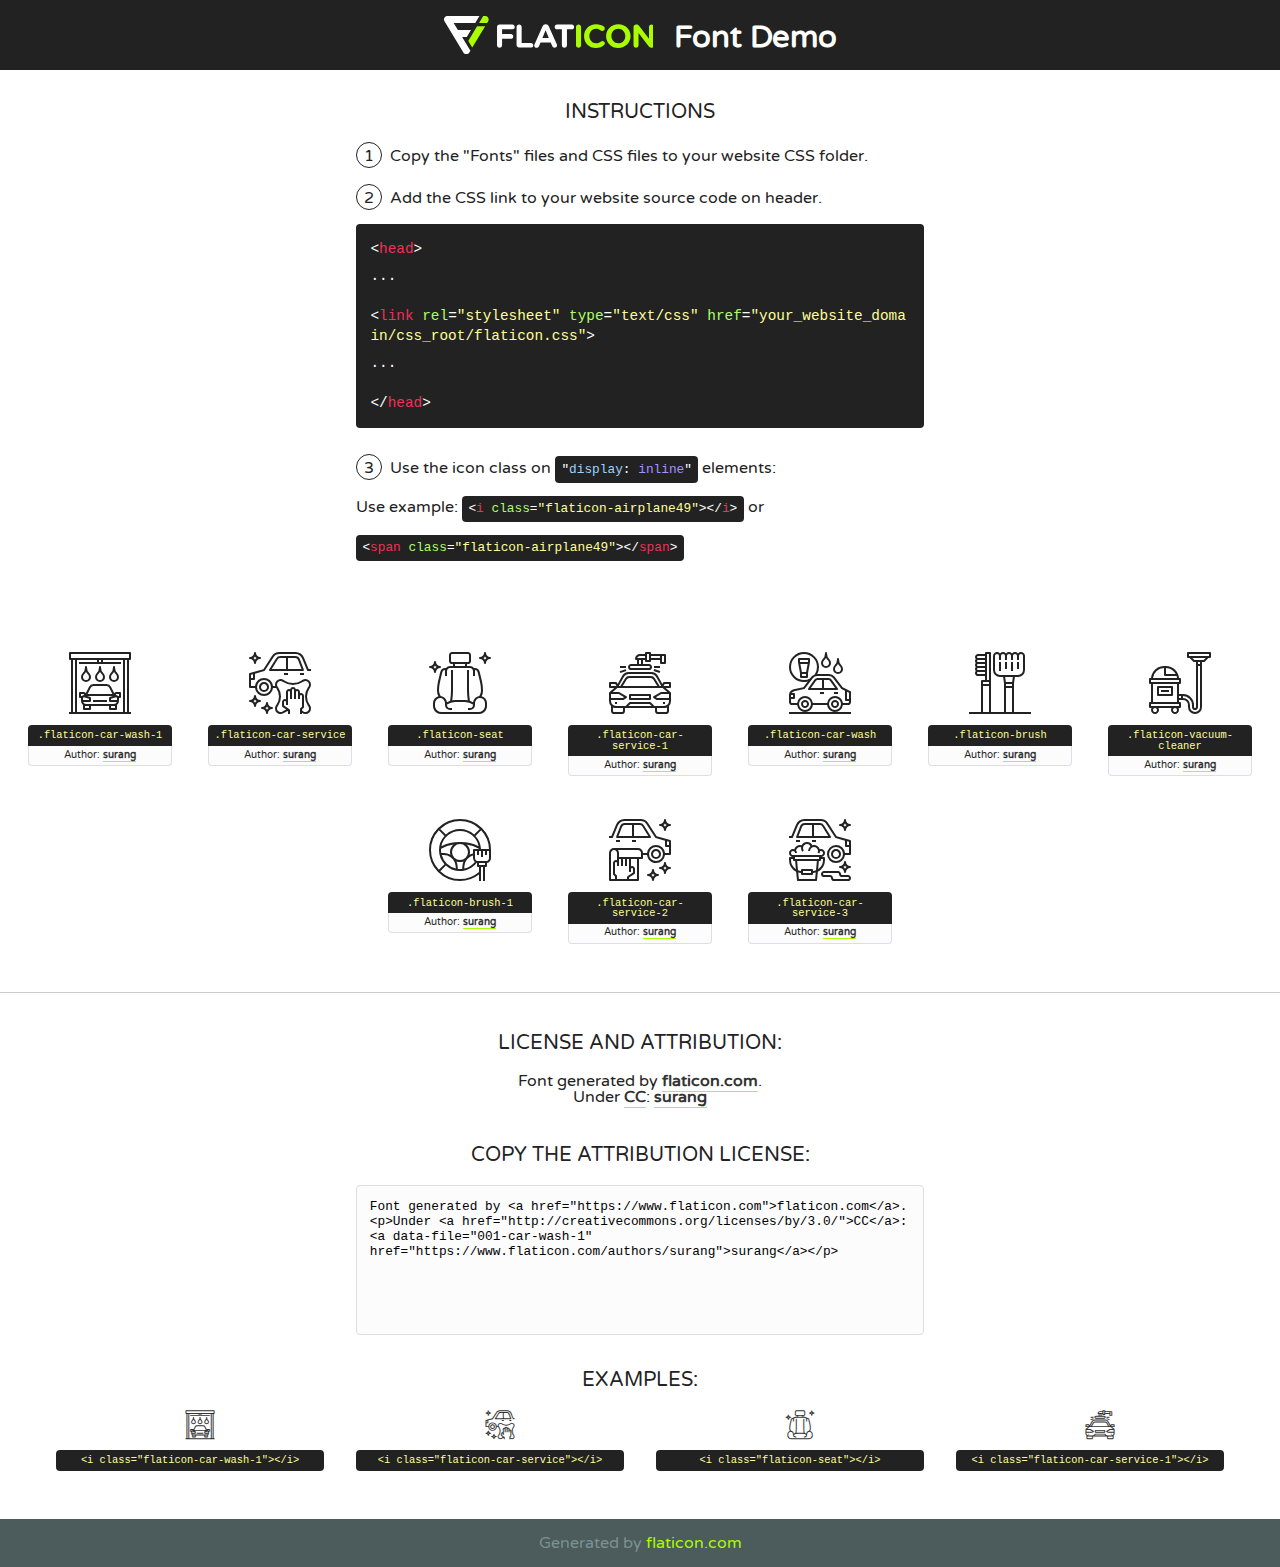
<file: lib/flaticon/font/flaticon.html>
<!DOCTYPE html>
<!--
  Flaticon icon font: Flaticon
  Creation date: 11/10/2020 08:08
-->
<html>
<!DOCTYPE html>
<html>

<head>
    <title>Flaticon WebFont</title>
    <link href="http://fonts.googleapis.com/css?family=Varela+Round" rel="stylesheet" type="text/css" />
    <link rel="stylesheet" type="text/css" href="flaticon.css">
    <meta charset="UTF-8">
    <style>
    html, body, div, span, applet, object, iframe,
    h1, h2, h3, h4, h5, h6, p, blockquote, pre,
    a, abbr, acronym, address, big, cite, code,
    del, dfn, em, img, ins, kbd, q, s, samp,
    small, strike, strong, sub, sup, tt, var,
    b, u, i, center,
    dl, dt, dd, ol, ul, li,
    fieldset, form, label, legend,
    table, caption, tbody, tfoot, thead, tr, th, td,
    article, aside, canvas, details, embed, 
    figure, figcaption, footer, header, hgroup, 
    menu, nav, output, ruby, section, summary,
    time, mark, audio, video {
        margin: 0;
        padding: 0;
        border: 0;
        font-size: 100%;
        font: inherit;
        vertical-align: baseline;
    }
    /* HTML5 display-role reset for older browsers */
    article, aside, details, figcaption, figure, 
    footer, header, hgroup, menu, nav, section {
        display: block;
    }
    body {
        line-height: 1;
    }
    ol, ul {
        list-style: none;
    }
    blockquote, q {
        quotes: none;
    }
    blockquote:before, blockquote:after,
    q:before, q:after {
        content: '';
        content: none;
    }
    table {
        border-collapse: collapse;
        border-spacing: 0;
    }
    body {
        font-family: 'Varela Round', Helvetica, Arial, sans-serif;
        font-size: 16px;
        color: #222;
    }
    a {
        color: #333;
        border-bottom: 1px solid #a9fd00;
        font-weight: bold;
        text-decoration: none;
    }
    * {
        -moz-box-sizing: border-box;
        -webkit-box-sizing: border-box;
        box-sizing: border-box;
        margin: 0;
        padding: 0;
    }
    [class^="flaticon-"]:before, [class*=" flaticon-"]:before, [class^="flaticon-"]:after, [class*=" flaticon-"]:after {
        font-family: Flaticon;
        font-size: 30px;
        font-style: normal;
        margin-left: 20px;
        color: #333;
    }
    .wrapper {
        max-width: 600px;
        margin: auto;
        padding: 0 1em;
    }
    .title {
        font-size: 1.25em;
        text-align: center;
        margin-bottom: 1em;
        text-transform: uppercase;
    }
    header {
        text-align: center;
        background-color: #222;
        color: #fff;
        padding: 1em;
    }
    header .logo {
        width: 210px;
        height: 38px;
        display: inline-block;
        vertical-align: middle;
        margin-right: 1em;
        border: none;
    }
    header strong {
        font-size: 1.95em;
        font-weight: bold;
        vertical-align: middle;
        margin-top: 5px;
        display: inline-block;
    }
    .demo {
        margin: 2em auto;
        line-height: 1.25em;
    }
    .demo ul li {
        margin-bottom: 1em;
    }
    .demo ul li .num {
        color: #222;
        border-radius: 20px;
        display: inline-block;
        width: 26px;
        padding: 3px;
        height: 26px;
        text-align: center;
        margin-right: 0.5em;
        border: 1px solid #222;
    }
    .demo ul li code {
        background-color: #222;
        border-radius: 4px;
        padding: 0.25em 0.5em;
        display: inline-block;
        color: #fff;
        font-family: Consolas,Monaco,Lucida Console,Liberation Mono,DejaVu Sans Mono,Bitstream Vera Sans Mono,Courier New, monospace;
        font-weight: lighter;
        margin-top: 1em;
        font-size: 0.8em;
        word-break: break-all;
    }
    .demo ul li code.big {
        padding: 1em;
        font-size: 0.9em;
    }
    .demo ul li code .red {
        color: #EF3159;
    }
    .demo ul li code .green {
        color: #ACFF65;
    }
    .demo ul li code .yellow {
        color: #FFFF99;
    }
    .demo ul li code .blue {
        color: #99D3FF;
    }
    .demo ul li code .purple {
        color: #A295FF;
    }
    .demo ul li code .dots {
        margin-top: 0.5em;
        display: block;
    }
    #glyphs {
        border-bottom: 1px solid #ccc;
        padding: 2em 0;
        text-align: center;
    }
    .glyph {
        display: inline-block;
        width: 9em;
        margin: 1em;
        text-align: center;
        vertical-align: top;
        background: #FFF;
    }
    .glyph .glyph-icon {
        padding: 10px;
        display: block;
        font-family:"Flaticon";
        font-size: 64px;
        line-height: 1;
    }
    .glyph .glyph-icon:before {
        font-size: 64px;
        color: #222;
        margin-left: 0;
    }
    .class-name {
        font-size: 0.65em;
        background-color: #222;
        color: #fff;
        border-radius: 4px 4px 0 0;
        padding: 0.5em;
        color: #FFFF99;
        font-family: Consolas,Monaco,Lucida Console,Liberation Mono,DejaVu Sans Mono,Bitstream Vera Sans Mono,Courier New, monospace;
    }
    .author-name {
        font-size: 0.6em;
        background-color: #fcfcfd;
        border: 1px solid #DEDEE4;
        border-top: 0;
        border-radius: 0 0 4px 4px;
        padding: 0.5em;
    }
    .class-name:last-child {
        font-size: 10px;
        color:#888;
    }
    .class-name:last-child a {
        font-size: 10px;
        color:#555;
    }
    .class-name:last-child a:hover {
        color:#a9fd00;
    }
    .glyph > input {
        display: block;
        width: 100px;
        margin: 5px auto;
        text-align: center;
        font-size: 12px;
        cursor: text;
    }
    .glyph > input.icon-input {
        font-family:"Flaticon";
        font-size: 16px;
        margin-bottom: 10px;
    }
    .attribution .title {
        margin-top: 2em;
    }
    .attribution textarea {
        background-color: #fcfcfd;
        padding: 1em;
        border: none;
        box-shadow: none;
        border: 1px solid #DEDEE4;
        border-radius: 4px;
        resize: none;
        width: 100%;
        height: 150px;
        font-size: 0.8em;
        font-family: Consolas,Monaco,Lucida Console,Liberation Mono,DejaVu Sans Mono,Bitstream Vera Sans Mono,Courier New, monospace;
        -webkit-appearance: none;
    }
    .iconsuse {
        margin: 2em auto;
        text-align: center;
        max-width: 1200px;
    }
    .iconsuse:after {
        content: '';
        display: table;
        clear: both;
    }
    .iconsuse .image {
        float: left;
        width: 25%;
        padding: 0 1em;
    }
    .iconsuse .image p {
        margin-bottom: 1em;
    }
    .iconsuse .image span {
        display: block;
        font-size: 0.65em;
        background-color: #222;
        color: #fff;
        border-radius: 4px;
        padding: 0.5em;
        color: #FFFF99;
        margin-top: 1em;
        font-family: Consolas,Monaco,Lucida Console,Liberation Mono,DejaVu Sans Mono,Bitstream Vera Sans Mono,Courier New, monospace;
    }
    #footer {
        text-align: center;
        background-color: #4C5B5C;
        color: #7c9192;
        padding: 1em;
    }
    #footer a {
        border: none;
        color: #a9fd00;
        font-weight: normal;
    }
    @media (max-width: 960px) {
        .iconsuse .image {
            width: 50%;
        }
    }
    @media (max-width: 560px) {
        .iconsuse .image {
            width: 100%;
        }
    }
    </style>
</head>

<body class="characters-off">

    <header>
        <a href="https://www.flaticon.com" target="_blank" class="logo">
            <svg version="1.1" xmlns="http://www.w3.org/2000/svg" xmlns:xlink="http://www.w3.org/1999/xlink" xmlns:a="http://ns.adobe.com/AdobeSVGViewerExtensions/3.0/" viewBox="0 0 560.875 102.036" enable-background="new 0 0 560.875 102.036" xml:space="preserve">
                <defs>
                </defs>
                <g>
                    <g class="letters">
                        <path fill="#ffffff" d="M141.596,29.675c0-3.777,2.985-6.767,6.764-6.767h34.438c3.426,0,6.15,2.728,6.15,6.15
                        c0,3.43-2.724,6.149-6.15,6.149h-27.674v13.091h23.719c3.429,0,6.151,2.724,6.151,6.15c0,3.43-2.723,6.149-6.151,6.149h-23.719
                        v17.574c0,3.773-2.986,6.761-6.764,6.761c-3.779,0-6.764-2.989-6.764-6.761V29.675z"></path>
                        <path fill="#ffffff" d="M193.844,29.149c0-3.781,2.985-6.767,6.764-6.767c3.776,0,6.763,2.985,6.763,6.767v42.957h25.039
                        c3.426,0,6.149,2.726,6.149,6.153c0,3.425-2.723,6.15-6.149,6.15h-31.802c-3.779,0-6.764-2.986-6.764-6.768V29.149z"></path>
                        <path fill="#ffffff" d="M241.891,75.71l21.438-48.407c1.492-3.341,4.215-5.357,7.906-5.357h0.792
                        c3.686,0,6.323,2.017,7.815,5.357l21.439,48.407c0.436,0.967,0.701,1.845,0.701,2.723c0,3.602-2.809,6.501-6.414,6.501
                        c-3.161,0-5.269-1.845-6.499-4.655l-4.132-9.661h-27.059l-4.301,10.102c-1.144,2.631-3.426,4.214-6.237,4.214
                        c-3.517,0-6.24-2.81-6.24-6.325C241.1,77.64,241.451,76.677,241.891,75.71z M279.932,58.666l-8.521-20.297l-8.526,20.297H279.932
                        z"></path>
                        <path fill="#ffffff" d="M314.864,35.387H301.86c-3.429,0-6.239-2.813-6.239-6.238c0-3.429,2.811-6.24,6.239-6.24h39.533
                        c3.426,0,6.237,2.811,6.237,6.24c0,3.425-2.811,6.238-6.237,6.238h-13.001v42.785c0,3.773-2.99,6.761-6.764,6.761
                        c-3.779,0-6.764-2.989-6.764-6.761V35.387z"></path>
                        <path fill="#A9FD00" d="M352.615,29.149c0-3.781,2.985-6.767,6.767-6.767c3.774,0,6.761,2.985,6.761,6.767v49.024
                        c0,3.773-2.987,6.761-6.761,6.761c-3.781,0-6.767-2.989-6.767-6.761V29.149z"></path>
                        <path fill="#A9FD00" d="M374.132,53.836v-0.179c0-17.481,13.178-31.801,32.065-31.801c9.22,0,15.459,2.458,20.557,6.238
                        c1.402,1.054,2.637,2.985,2.637,5.357c0,3.692-2.985,6.59-6.681,6.59c-1.845,0-3.071-0.702-4.044-1.319
                        c-3.776-2.813-7.729-4.393-12.562-4.393c-10.364,0-17.831,8.611-17.831,19.154v0.173c0,10.542,7.291,19.329,17.831,19.329
                        c5.715,0,9.492-1.756,13.359-4.834c1.049-0.874,2.458-1.491,4.039-1.491c3.429,0,6.325,2.813,6.325,6.236
                        c0,2.106-1.056,3.78-2.282,4.834c-5.539,4.834-12.036,7.733-21.878,7.733C387.572,85.464,374.132,71.493,374.132,53.836z"></path>
                        <path fill="#A9FD00" d="M433.009,53.836v-0.179c0-17.481,13.79-31.801,32.766-31.801c18.981,0,32.592,14.143,32.592,31.628v0.173
                        c0,17.483-13.785,31.807-32.769,31.807C446.625,85.464,433.009,71.32,433.009,53.836z M484.224,53.836v-0.179
                        c0-10.539-7.725-19.326-18.626-19.326c-10.893,0-18.449,8.611-18.449,19.154v0.173c0,10.542,7.73,19.329,18.626,19.329
                        C476.676,72.986,484.224,64.378,484.224,53.836z"></path>
                        <path fill="#A9FD00" d="M506.233,29.321c0-3.774,2.99-6.763,6.767-6.763h1.401c3.252,0,5.183,1.583,7.029,3.953l26.093,34.265
                        V29.059c0-3.692,2.99-6.677,6.681-6.677c3.683,0,6.671,2.985,6.671,6.677v48.934c0,3.78-2.987,6.765-6.764,6.765h-0.436
                        c-3.257,0-5.188-1.581-7.034-3.953l-27.056-35.492v32.944c0,3.687-2.985,6.676-6.678,6.676c-3.683,0-6.673-2.989-6.673-6.676
                        V29.321z"></path>
                    </g>
                    <g class="insignia">
                        <path fill="#ffffff" d="M48.372,56.137h12.517l11.156-18.537H37.186L25.688,18.539h57.825L94.668,0H9.271
                        C5.925,0,2.842,1.801,1.198,4.716c-1.644,2.907-1.593,6.482,0.134,9.343l50.38,83.501c1.678,2.781,4.689,4.476,7.938,4.476
                        c3.246,0,6.257-1.695,7.935-4.476l2.898-4.804L48.372,56.137z"></path>
                        <g class="i">
                            <path fill="#A9FD00" d="M93.575,18.539h0.031v0.004l21.652,0.004l2.705-4.488c1.727-2.861,1.778-6.436,0.133-9.343
                            C116.454,1.801,113.371,0,110.026,0h-5.294L93.575,18.539z"></path>
                            <polygon fill="#A9FD00" points="88.291,27.356 64.725,66.486 75.519,84.404 109.942,27.356"></polygon>
                        </g>
                    </g>
                </g>
            </svg>
        </a>
        <strong>Font Demo</strong>
    </header>


    <section class="demo wrapper">

        <p class="title">Instructions</p>

        <ul>
            <li>
                <span class="num">1</span>Copy the "Fonts" files and CSS files to your website CSS folder.
            </li>
            <li>
                <span class="num">2</span>Add the CSS link to your website source code on header.
                <code class="big">
                    &lt;<span class="red">head</span>&gt;
                    <br/><span class="dots">...</span>
                    <br/>&lt;<span class="red">link</span> <span class="green">rel</span>=<span class="yellow">"stylesheet"</span> <span class="green">type</span>=<span class="yellow">"text/css"</span> <span class="green">href</span>=<span class="yellow">"your_website_domain/css_root/flaticon.css"</span>&gt;
                    <br/><span class="dots">...</span>
                    <br/>&lt;/<span class="red">head</span>&gt;
                </code>
            </li>

            <li>
                <p>
                    <span class="num">3</span>Use the icon class on <code>"<span class="blue">display</span>:<span class="purple"> inline</span>"</code> elements:
                    <br />
                    Use example: <code>&lt;<span class="red">i</span> <span class="green">class</span>=<span class="yellow">&quot;flaticon-airplane49&quot;</span>&gt;&lt;/<span class="red">i</span>&gt;</code> or <code>&lt;<span class="red">span</span> <span class="green">class</span>=<span class="yellow">&quot;flaticon-airplane49&quot;</span>&gt;&lt;/<span class="red">span</span>&gt;</code>
            </li>
        </ul>

    </section>




   <section id="glyphs">          
    
      
        <div class="glyph"><div class="glyph-icon flaticon-car-wash-1"></div>
            <div class="class-name">.flaticon-car-wash-1</div>
            <div class="author-name">Author: <a data-file="001-car-wash-1" href="https://www.flaticon.com/authors/surang">surang</a> </div> 
        </div>        
        
        <div class="glyph"><div class="glyph-icon flaticon-car-service"></div>
            <div class="class-name">.flaticon-car-service</div>
            <div class="author-name">Author: <a data-file="002-car-service" href="https://www.flaticon.com/authors/surang">surang</a> </div> 
        </div>        
        
        <div class="glyph"><div class="glyph-icon flaticon-seat"></div>
            <div class="class-name">.flaticon-seat</div>
            <div class="author-name">Author: <a data-file="003-seat" href="https://www.flaticon.com/authors/surang">surang</a> </div> 
        </div>        
        
        <div class="glyph"><div class="glyph-icon flaticon-car-service-1"></div>
            <div class="class-name">.flaticon-car-service-1</div>
            <div class="author-name">Author: <a data-file="004-car-service-1" href="https://www.flaticon.com/authors/surang">surang</a> </div> 
        </div>        
        
        <div class="glyph"><div class="glyph-icon flaticon-car-wash"></div>
            <div class="class-name">.flaticon-car-wash</div>
            <div class="author-name">Author: <a data-file="005-car-wash" href="https://www.flaticon.com/authors/surang">surang</a> </div> 
        </div>        
        
        <div class="glyph"><div class="glyph-icon flaticon-brush"></div>
            <div class="class-name">.flaticon-brush</div>
            <div class="author-name">Author: <a data-file="006-brush" href="https://www.flaticon.com/authors/surang">surang</a> </div> 
        </div>        
        
        <div class="glyph"><div class="glyph-icon flaticon-vacuum-cleaner"></div>
            <div class="class-name">.flaticon-vacuum-cleaner</div>
            <div class="author-name">Author: <a data-file="007-vacuum-cleaner" href="https://www.flaticon.com/authors/surang">surang</a> </div> 
        </div>        
        
        <div class="glyph"><div class="glyph-icon flaticon-brush-1"></div>
            <div class="class-name">.flaticon-brush-1</div>
            <div class="author-name">Author: <a data-file="008-brush-1" href="https://www.flaticon.com/authors/surang">surang</a> </div> 
        </div>        
        
        <div class="glyph"><div class="glyph-icon flaticon-car-service-2"></div>
            <div class="class-name">.flaticon-car-service-2</div>
            <div class="author-name">Author: <a data-file="009-car-service-2" href="https://www.flaticon.com/authors/surang">surang</a> </div> 
        </div>        
        
        <div class="glyph"><div class="glyph-icon flaticon-car-service-3"></div>
            <div class="class-name">.flaticon-car-service-3</div>
            <div class="author-name">Author: <a data-file="010-car-service-3" href="https://www.flaticon.com/authors/surang">surang</a> </div> 
        </div>        
        

    </section>



    <section class="attribution wrapper"   style="text-align:center;">

      <div class="title">License and attribution:</div><div class="attrDiv">Font generated by <a href="https://www.flaticon.com">flaticon.com</a>. <div><p>Under <a href="http://creativecommons.org/licenses/by/3.0/">CC</a>: <a data-file="001-car-wash-1" href="https://www.flaticon.com/authors/surang">surang</a></p>  </div>
      </div>
      <div class="title">Copy the Attribution License:</div>

    <textarea onclick="this.focus();this.select();">Font generated by &lt;a href=&quot;https://www.flaticon.com&quot;&gt;flaticon.com&lt;/a&gt;. <p>Under <a href="http://creativecommons.org/licenses/by/3.0/">CC</a>: <a data-file="001-car-wash-1" href="https://www.flaticon.com/authors/surang">surang</a></p>  
     </textarea>

    </section>

    <section class="iconsuse">

          <div class="title">Examples:</div>            
             
            <div class="image">
                <p>
                    <i class="glyph-icon flaticon-car-wash-1"></i> 
                    <span>&lt;i class=&quot;flaticon-car-wash-1&quot;&gt;&lt;/i&gt;</span>
                </p>
            </div>
            
            <div class="image">
                <p>
                    <i class="glyph-icon flaticon-car-service"></i> 
                    <span>&lt;i class=&quot;flaticon-car-service&quot;&gt;&lt;/i&gt;</span>
                </p>
            </div>
            
            <div class="image">
                <p>
                    <i class="glyph-icon flaticon-seat"></i> 
                    <span>&lt;i class=&quot;flaticon-seat&quot;&gt;&lt;/i&gt;</span>
                </p>
            </div>
            
            <div class="image">
                <p>
                    <i class="glyph-icon flaticon-car-service-1"></i> 
                    <span>&lt;i class=&quot;flaticon-car-service-1&quot;&gt;&lt;/i&gt;</span>
                </p>
            </div>
                       
        </div>
                            
    </section>

<div id="footer">
    <div>Generated by <a href="https://www.flaticon.com">flaticon.com</a>
    </div>
</div>



</body>
</html>
</file>
<file: lib/flaticon/font/flaticon.css>
/*
  	Flaticon icon font: Flaticon
  	Creation date: 11/10/2020 08:08
  	*/

@font-face {
  font-family: "Flaticon";
  src: url("./Flaticon.eot");
  src: url("./Flaticon.eot?#iefix") format("embedded-opentype"),
       url("./Flaticon.woff2") format("woff2"),
       url("./Flaticon.woff") format("woff"),
       url("./Flaticon.ttf") format("truetype"),
       url("./Flaticon.svg#Flaticon") format("svg");
  font-weight: normal;
  font-style: normal;
}

@media screen and (-webkit-min-device-pixel-ratio:0) {
  @font-face {
    font-family: "Flaticon";
    src: url("./Flaticon.svg#Flaticon") format("svg");
  }
}

[class^="flaticon-"]:before, [class*=" flaticon-"]:before,
[class^="flaticon-"]:after, [class*=" flaticon-"]:after {   
  font-family: Flaticon;
        font-size: 20px;
font-style: normal;
margin-left: 20px;
}

.flaticon-car-wash-1:before { content: "\f100"; }
.flaticon-car-service:before { content: "\f101"; }
.flaticon-seat:before { content: "\f102"; }
.flaticon-car-service-1:before { content: "\f103"; }
.flaticon-car-wash:before { content: "\f104"; }
.flaticon-brush:before { content: "\f105"; }
.flaticon-vacuum-cleaner:before { content: "\f106"; }
.flaticon-brush-1:before { content: "\f107"; }
.flaticon-car-service-2:before { content: "\f108"; }
.flaticon-car-service-3:before { content: "\f109"; }
</file>
<file: css/style.css>
/*******************************/
/********* General CSS *********/
/*******************************/
body {
    color: #444444;
    font-weight: 400;
    background: #ffffff;
    font-family: 'Barlow', sans-serif;
}

h1,
h2, 
h3, 
h4,
h5, 
h6 {
    color: #202C45;
}

a {
    color: #202C45;
    transition: .3s;
}

a:hover,
a:active,
a:focus {
    color: #F07E13;
    outline: none;
    text-decoration: none;
}

.btn.btn-custom {
    padding: 10px 30px 12px 30px;
    text-align: center; 
    font-size: 16px;
    font-weight: 500;
    color: #ffffff;
    background: #F07E13;
    border: none;
    border-radius: 60px;
    box-shadow: inset 0 0 0 0 #202C45;
    transition: ease-out 0.5s;
    -webkit-transition: ease-out 0.5s;
    -moz-transition: ease-out 0.5s;
}

.btn.btn-custom:hover {
    color: #fff;
    background: #202C45;
    box-shadow: inset 200px 0 0 0 #202C45;
}

.btn:focus,
.form-control:focus {
    box-shadow: none;
}

.container-fluid {
    max-width: 1366px;
}

[class^="flaticon-"]:before, [class*=" flaticon-"]:before,
[class^="flaticon-"]:after, [class*=" flaticon-"]:after {   
    font-size: inherit;
    margin-left: 0;
}


/**********************************/
/****** Loader & Back to Top ******/
/**********************************/
#loader {
    position: fixed;
    top: 0;
    right: 0;
    bottom: 0;
    left: 0;
    display: flex;
    align-items: center;
    justify-content: center;
    background: #ffffff;
    opacity: 0;
    visibility: hidden;
    -webkit-transition: opacity .3s ease-out, visibility 0s linear .3s;
    -o-transition: opacity .3s ease-out, visibility 0s linear .3s;
    transition: opacity .3s ease-out, visibility 0s linear .3s;
    z-index: 999;
}

#loader.show {
    -webkit-transition: opacity .6s ease-out, visibility 0s linear 0s;
    -o-transition: opacity .6s ease-out, visibility 0s linear 0s;
    transition: opacity .6s ease-out, visibility 0s linear 0s;
    visibility: visible;
    opacity: 1;
}

#loader .loader {
    position: relative;
    width: 45px;
    height: 45px;
    border: 5px solid #dddddd;
    border-top: 5px solid #F07E13;
    border-radius: 50%;
    -webkit-animation: spin 2s linear infinite;
    animation: spin 2s linear infinite;
}

@-webkit-keyframes spin {
    0% { -webkit-transform: rotate(0deg); }
    100% { -webkit-transform: rotate(360deg); }
}

@keyframes spin {
    0% { transform: rotate(0deg); }
    100% { transform: rotate(360deg); }
}

.back-to-top {
    position: fixed;
    display: none;
    width: 44px;
    height: 44px;
    text-align: center;
    line-height: 1;
    font-size: 22px;
    right: 15px;
    bottom: 15px;
    transition: .5s;
    background: #E81C2E;
    border-radius: 44px;
    z-index: 9;
}

.back-to-top i {
    color: #ffffff;
    padding-top: 10px;
}

.back-to-top:hover {
    background: #202C45;
}


/**********************************/
/********** Top Bar CSS ***********/
/**********************************/
.top-bar {
    position: relative;
    height: 75px;
    display: flex;
    align-items: center;
    background: #ffffff;
}

.top-bar .logo {
    text-align: left;
    overflow: hidden;
}

.top-bar .logo h1 {
    margin: -4px 0 0 0;
    color: #E81C2E;
    font-size: 50px;
    line-height: 50px;
    font-weight: 800;
    letter-spacing: 1px;
    font-style: italic;
}

.top-bar .logo h1 span {
    color: #202C45;
}

.top-bar .logo img {
    max-width: 100%;
    max-height: 60px;
}

.top-bar .top-bar-item {
    display: flex;
    align-items: center;
    justify-content: flex-end;
}

.top-bar .top-bar-icon {
    width: 40px;
    height: 40px;
    display: flex;
    align-items: center;
    justify-content: center;
    background: #202C45;
    border-radius: 40px;
}

.top-bar .top-bar-icon i {
    margin: 0;
    color: #ffffff;
    font-size: 16px;
}

.top-bar .top-bar-text {
    padding-left: 15px;
}

.top-bar .top-bar-text h3 {
    margin: 0 0 5px 0;
    font-size: 18px;
    font-weight: 600;
}

.top-bar .top-bar-text p {
    margin: 0;
    font-size: 14px;
    font-weight: 400;
}

@media (max-width: 991.98px) {
    .top-bar .logo {
        text-align: center;
    }
}


/**********************************/
/*********** Nav Bar CSS **********/
/**********************************/
.nav-bar {
    position: relative;
    background: #202C45;
}

.nav-bar.nav-sticky {
    position: fixed;
    width: 100%;
    top: 0;
    left: 0;
    box-shadow: 0 2px 5px rgba(0, 0, 0, .3);
    z-index: 999;
}

.nav-bar .navbar {
    padding: 20px 0;
    background: #202C45 !important;
    transition: .3s;
}

.nav-bar.nav-sticky .navbar {
    padding: 5px 0;
}

.navbar-dark .navbar-nav .nav-link,
.navbar-dark .navbar-nav .nav-link:focus,
.navbar-dark .navbar-nav .nav-link:hover,
.navbar-dark .navbar-nav .nav-link.active {
    color: #ffffff;
    padding: 15px;
    font-weight: 500;
    letter-spacing: 1px;
}

.navbar-dark .navbar-nav .nav-link:hover,
.navbar-dark .navbar-nav .nav-link.active {
    color: #E81C2E;
}

.nav-bar .dropdown-menu {
    margin-top: 0;
    border: 0;
    border-radius: 0;
    background: #f8f9fa;
}

.nav-bar .btn.btn-custom {
    color: #202C45;
    background: #ffffff;
    box-shadow: inset 0 0 0 0 #E81C2E;
}

.nav-bar .btn:hover {
    color: #ffffff;
    background: #E81C2E;
    box-shadow: inset 200px 0 0 0 #E81C2E;
}

@media (min-width: 992px) {
    .nav-bar .navbar-brand {
        display: none;
    }
}

@media (max-width: 991.98px) {
    .navbar-dark .navbar-nav .nav-link,
    .navbar-dark .navbar-nav .nav-link:focus,
    .navbar-dark .navbar-nav .nav-link:hover,
    .navbar-dark .navbar-nav .nav-link.active {
        padding: 5px 0;
    }
    
    .nav-bar .dropdown-menu {
        box-shadow: none;
    }
    
    .nav-bar .btn {
        display: none;
    }
}


/*******************************/
/********** Hero CSS ***********/
/*******************************/
.carousel {
    position: relative;
    width: 100%;
    min-height: 400px;
    background: #ffffff;
    margin-bottom: 45px;
}

.carousel .container-fluid {
    padding: 0;
}

.carousel .carousel-item {
    position: relative;
    width: 100%;
    min-height: 400px;
    display: flex;
    align-items: center;
    justify-content: center;
    flex-direction: column;
}

.carousel .carousel-img {
    position: relative;
    width: 100%;
    height: 100%;
    min-height: 400px;
    text-align: right;
    filter: brightness(0.5);

}

.carousel .carousel-img::after {
    position: absolute;
    content: "";
    top: 0;
    right: 0;
    bottom: 0;
    left: 0;
    z-index: 1;
    background-color: #000;
    opacity: 0.3;
    

} 

.carousel .carousel-img img {
    width: 100%;
    height: 100%;
    object-fit: cover;
}


.carousel .carousel-text {
    position: absolute;
    max-width: 992px;
    padding: 0 15px;
    text-align: center;
    display: flex;
    align-items: center;
    justify-content: center;
    flex-direction: column;
    z-index: 2;
}

.carousel .carousel-text h3 {
    color: #E81C2E;
    font-size: 20px;
    font-weight: 700;
    letter-spacing: 4px;
    text-transform: uppercase;
    margin-bottom: 0px;
}

.carousel .carousel-text h1 {
    color: #ffffff;
    font-size: 90px;
    font-weight: 700;
    margin-bottom: 20px;
    text-transform: capitalize;
}

.carousel .carousel-text p {
    max-width: 500px;
    color: #ffffff;
    font-size: 18px;
    margin-bottom: 40px;
}

.carousel .btn.btn-custom {
    padding: 20px 45px 22px 45px;
    color: #ffffff;
}

.carousel .btn.btn-custom:hover {
    color: #E81C2E;
}

.carousel .owl-nav {
    position: absolute;
    width: 100%;
    height: 50px;
    top: calc(50% - 25px);
    left: 0;
    display: flex;
    justify-content: space-between;
    z-index: 9;
}

.carousel .owl-nav .owl-prev,
.carousel .owl-nav .owl-next {
    width: 50px;
    height: 50px;
    display: flex;
    align-items: center;
    justify-content: center;
    color: #ffffff;
    border-radius: 50px;
    background: rgba(256, 256, 256, .2);
    font-size: 22px;
    transition: .5s;
}

.carousel .owl-nav .owl-prev {
    margin-left: 30px;
}

.carousel .owl-nav .owl-next {
    margin-right: 30px;
}

.carousel .owl-nav .owl-prev:hover,
.carousel .owl-nav .owl-next:hover {
    color: #ffffff;
    background: #E81C2E;
}

.carousel .animated {
    -webkit-animation-duration: 1s;
    animation-duration: 1s;
}

@media (max-width: 991.98px) {
    .carousel .carousel-text h3 {
        margin-bottom: 5px;
    }
    
    .carousel .carousel-text h1 {
        font-size: 60px;
    }
    
    .carousel .carousel-text p {
        font-size: 16px;
    }
    
    .carousel .carousel-text .btn {
        padding: 12px 30px;
        font-size: 15px;
        letter-spacing: 0;
    }
}

@media (max-width: 767.98px) {
    .carousel .carousel-text h3 {
        font-size: 18px;
        letter-spacing: 2px;
        margin-bottom: 15px;
    }
    
    .carousel .carousel-text h1 {
        font-size: 45px;
    }
    
    .carousel .carousel-text .btn {
        padding: 10px 25px;
        font-size: 15px;
        letter-spacing: 0;
    }
}

@media (max-width: 575.98px) {
    .carousel .carousel-text h3 {
        font-size: 14px;
        letter-spacing: 1px;
        margin-bottom: 10px;
    }
    
    .carousel .carousel-text h1 {
        font-size: 30px;
        margin-bottom: 15px;
    }
    
    .carousel .carousel-text p {
        margin-bottom: 25px;
    }
    
    .carousel .carousel-text .btn {
        padding: 8px 20px;
        font-size: 14px;
        letter-spacing: 0;
    }
}


/*******************************/
/******* Page Header CSS *******/
/*******************************/
.page-header {
    position: relative;
    margin-bottom: 45px;
    padding: 90px 0;
    text-align: center;
    background: #202C45;
    border-top: 1px dotted #000;
}

.page-header h2 {
    position: relative;
    color: #ffffff;
    font-size: 60px;
    font-weight: 700;
    margin-bottom: 20px;
    padding-bottom: 5px;
}

.page-header h2::after {
    position: absolute;
    content: "";
    width: 100px;
    height: 2px;
    left: calc(50% - 50px);
    bottom: 0;
    background: #ffffff;
}

.page-header a {
    position: relative;
    padding: 0 12px;
    font-size: 22px;
    color: #ffffff;
}

.page-header a:hover {
    color: #E81C2E;
}

.page-header a::after {
    position: absolute;
    content: "/";
    width: 8px;
    height: 8px;
    top: -2px;
    right: -7px;
    text-align: center;
    color: #ffffff;
}

.page-header a:last-child::after {
    display: none;
}

@media (max-width: 991.98px) {
    .page-header {
        padding: 60px 0;
    }
    
    .page-header h2 {
        font-size: 45px;
    }
    
    .page-header a {
        font-size: 20px;
    }
}

@media (max-width: 767.98px) {
    .page-header {
        padding: 45px 0;
    }
    
    .page-header h2 {
        font-size: 35px;
    }
    
    .page-header a {
        font-size: 18px;
    }
}


/*******************************/
/******* Section Header ********/
/*******************************/
.section-header {
    position: relative;
    width: 100%;
    max-width: 700px;
    margin: 0 auto 45px auto;
}

.section-header p {
    display: inline-block;
    margin-bottom: 10px;
    padding-bottom: 5px;
    position: relative;
    font-size: 16px;
    font-weight: 700;
    letter-spacing: 4px;
    text-transform: uppercase;
    color: #E81C2E;
}

.section-header p::after {
    position: absolute;
    content: "";
    width: 50%;
    height: 2px;
    left: 25%;
    bottom: 0;
    background: #E81C2E;
}

.section-header.text-left p::after {
    left: 0;
}

.section-header.text-right p::after {
    left: 50%;
}

.section-header h2 {
    margin: 0;
    font-size: 45px;
    font-weight: 700;
    text-transform: capitalize;
}

@media (max-width: 991.98px) {
    .section-header h2 {
        font-size: 45px;
    }
}

@media (max-width: 767.98px) {
    .section-header h2 {
        font-size: 40px;
    }
}

@media (max-width: 575.98px) {
    .section-header h2 {
        font-size: 35px;
    }
}


/*******************************/
/********** About CSS **********/
/*******************************/
.about {
    position: relative;
    width: 100%;
    padding: 45px 0 15px 0;
}

.about .section-header {
    margin-bottom: 30px;
    margin-left: 0;
}

.about .about-img img {
    width: 100%;
    border-radius: 5px;
    margin-bottom: 30px;
}

.about .about-content {
    margin-bottom: 30px;
}

.about .about-content ul {
    margin: 0;
    padding: 0;
    list-style: none;
    margin-bottom: 25px;
}

.about .about-content ul li {
    margin-bottom: 5px;
}

.about .about-content ul li i {
    margin-right: 8px;
    color: #E81C2E;
}


/*******************************/
/********* Service CSS *********/
/*******************************/
.service {
    position: relative;
    width: 100%;
    padding: 45px 0 0 0;
}

.service .service-item {
    position: relative;
    width: 100%;
    display: flex;
    flex-direction: column;
    margin-bottom: 45px;
}

.service .service-item i {
    color: #202C45;
    font-size: 75px;
    line-height: 75px;
    margin-bottom: 20px;
}

.service .service-item [class^="flaticon-"]::before {
    margin: 0;
    font-size: 60px;
    line-height: 60px;
    background-image: linear-gradient(#E81C2E, #202C45);
    -webkit-background-clip: text;
    -webkit-text-fill-color: transparent;
    transition: .5s;
}

.service .service-item h3 {
    margin-bottom: 10px;
    font-size: 20px;
    font-weight: 700;
    letter-spacing: 1px;
}

.service .service-item p {
    margin: 0;
}


/*******************************/
/********** Facts CSS **********/
/*******************************/
.facts {
    position: relative;
    width: 100%;
    min-height: 400px;
    margin: 45px 0;
    display: flex;
    align-items: center;
    background: #202C45;
}

.facts .facts-item {
    display: flex;
    flex-direction: row;
    margin: 25px 0;
}

.facts .facts-item i {
    margin-top: 15px;
    font-size: 45px;
    color: #E81C2E;
}

.facts .facts-text {
    padding-left: 20px;
}

.facts .facts-text h3 {
    position: relative;
    display: inline-block;
    color: #ffffff;
    font-size: 60px;
    font-weight: 700;
}

.facts .facts-text h3::after {
    position: absolute;
    content: "\f067";
    top: 0px;
    right: -25px;
    color: #ffffff;
    font-size: 25px;
    font-family: "Font Awesome 5 Free";
    font-weight: 900;
}

.facts .facts-text p {
    color: #ffffff;
    font-size: 18px;
    font-weight: 500;
    margin: 0;
}


/*******************************/
/********* Pricing CSS *********/
/*******************************/
.price {
    position: relative;
    width: 100%;
    padding: 45px 0 15px 0;
}

.price .row {
    padding: 0 15px;
}

.price .col-md-4 {
    padding: 0;
}

.price .price-item {
    position: relative;
    margin-bottom: 30px;
    background: #ffffff;
    border-radius: 5px;
    text-align: center;
}

.price .featured-item {
    box-shadow: 0 0 30px rgba(0, 0, 0, .2);
    z-index: 1;
}

.price .price-header {
    padding: 45px 0 30px 0;
}

.price .price-header h3 {
    font-size: 20px;
    font-weight: 700;
    letter-spacing: 2px;
    text-transform: uppercase;
}

.price .price-header h2 {
    display: flex;
    align-items: flex-start;
    justify-content: center;
    font-size: 60px;
    font-weight: 700;
    letter-spacing: 5px;
}

.price .price-header h2 span {
    font-size: 25px;
    line-height: 55px;
}

.price .price-item.featured-item h2,
.price .price-item.featured-item h3 {
    color: #E81C2E;
}

.price .price-body {
    padding: 0 0 20px 0;
}

.price .price-body ul {
    margin: 0;
    padding: 0;
    list-style: none;
}

.price .price-body ul li {
    padding: 0 0 15px 0;
}

.price .price-body ul li i {
    margin-right: 10px;
}

.price .price-body ul li i.fa-check-circle {
    color: #39B972;
}

.price .price-body ul li i.fa-times-circle {
    color: #cccccc;
}

.price .price-item .price-footer {
    padding-bottom: 45px;
}

.price .price-item .price-footer .btn.btn-custom {
    color: #E81C2E;
    background: #202C45;
    box-shadow: inset 0 0 0 0 #E81C2E;
}

.price .price-item .price-footer .btn.btn-custom:hover {
    color: #ffffff;
    background: #E81C2E;
    box-shadow: inset 200px 0 0 0 #E81C2E;
}

.price .price-item.featured-item .price-footer .btn.btn-custom {
    color: #ffffff;
    background: #E81C2E;
    box-shadow: inset 0 0 0 0 #202C45;
}

.price .price-item.featured-item .price-footer .btn.btn-custom:hover {
    color: #E81C2E;
    background: #202C45;
    box-shadow: inset 200px 0 0 0 #202C45;
}


/*******************************/
/******** Location CSS *********/
/*******************************/
.location {
    position: relative;
    width: 100%;
    padding: 45px 0;
}

.location .location-item {
    display: flex;
    margin-bottom: 30px;
}

.location .location-item i {
    padding-top: 3px;
    font-size: 30px;
    color: #E81C2E;
}

.location .location-text {
    padding-left: 15px;
}

.location .location-text h3 {
    font-size: 18px;
    font-weight: 700;
}

.location .location-text p {
    margin-bottom: 5px;
}

.location .location-text p strong {
    margin-right: 5px;
    font-weight: 600;
}

.location .location-form {
    padding: 45px 30px;
    background: rgb(12 152 255);
    border-radius: 5px;
}

.location .location-form h3 {
    color: #ffffff;
    font-size: 25px;
    font-weight: 700;
    margin-bottom: 25px;
}

.location .location-form .control-group {
    margin-bottom: 15px;
}

.location .location-form .form-control {
    height: 45px;
    color: #ffffff;
    padding: 0 15px;
    border-radius: 5px;
    border: 1px solid #ffffff;
    background: transparent;
}

.location .location-form textarea.form-control {
    height: 120px;
    padding: 15px;
}

.location .location-form .form-control::placeholder {
    color: #ffffff;
    opacity: 1;
}

.location .location-form .form-control:-ms-input-placeholder,
.location .location-form .form-control::-ms-input-placeholder {
    color: #ffffff;
}

.location .location-form .btn.btn-custom {
    width: 100%;
    color: #E81C2E;
    background: #ffffff;
    box-shadow: inset 0 0 0 0 #202C45;
}

.location .location-form .btn.btn-custom:hover {
    color: #ffffff;
    background: #E81C2E;
    box-shadow: inset 400px 0 0 0 #202C45;
}

@media(min-width: 576px) and (max-width: 991.89px) {
    .location .location-form .btn.btn-custom:hover {
        box-shadow: inset 650px 0 0 0 #202C45;
    }
}


/*******************************/
/*********** Team CSS **********/
/*******************************/
.team {
    position: relative;
    width: 100%;
    padding: 45px 0 15px 0;
}

.team .team-item {
    position: relative;
    margin-bottom: 30px;
}

.team .team-img {
    position: relative;
    border-radius: 5px 5px 0 0;
    overflow: hidden;
}

.team .team-img img {
    width: 100%;
    transition: .3s;
}

.team .team-item:hover img {
    transform: scale(1.1);
}

.team .team-text {
    position: relative;
    width: 100%;
    padding: 35px 30px 30px 30px;
    text-align: center;
    background: #202C45;
    border-radius: 0 0 5px 5px;
    transition: .5s;
}

.team .team-item:hover .team-text {
    background: #E81C2E;
}

.team .team-text h2 {
    color: #ffffff;
    font-size: 20px;
    font-weight: 600;
    letter-spacing: 1px;
    margin-bottom: 10px;
}

.team .team-text p {
    margin: 0;
    color: #ffffff;
}

.team .team-social {
    position: absolute;
    width: 100%;
    height: 40px;
    top: -20px;
    left: 0;
    text-align: center;
    font-size: 0;
}

.team .team-social a {
    display: inline-block;
    width: 40px;
    height: 40px;
    margin: 0 3px;
    padding: 7px 0;
    text-align: center;
    font-size: 16px;
    color: #ffffff;
    background: #202C45;
    border-radius: 40px;
    transition: .5s;
}

.team .team-item:hover .team-social a {
    background: #E81C2E;
}

.team .team-social a:hover {
    color: #202C45;
}


/*******************************/
/******* Testimonial CSS *******/
/*******************************/
.testimonial {
    position: relative;
    width: 100%;
    padding: 45px 0;
}

.testimonial .testimonials-carousel {
    position: relative;
    width: calc(100% + 30px);
    margin: 0 -15px;
}

.testimonial .testimonial-item {
    position: relative;
    width: 100%;
    padding: 0 15px;
    display: flex;
}

.testimonial .testimonial-item img {
    width: 80px;
    height: 80px;
    border-radius: 80px;
    transform: scale(.8);
    transition: 2s;
}

.testimonial .owl-item.center .testimonial-item img {
    transform: scale(1);
}

.testimonial .testimonial-text {
    width: calc(100% - 100px);
    padding-left: 20px;
}

.testimonial .testimonial-text h3 {
    font-size: 18px;
    font-weight: 700;
    letter-spacing: 1px;
    margin-bottom: 5px;
}

.testimonial .testimonial-text h4 {
    color: #777777;
    font-size: 15px;
    font-weight: 400;
    font-style: italic;
    margin-bottom: 10px;
}

.testimonial .testimonial-text p {
    margin: 0;
}

.testimonial .testimonial-text p::before {
    content: "\f10d";
    font-size: 25px;
    font-family: "Font Awesome 5 Free";
    font-weight: 900;
    color: #E81C2E;
    margin-right: 10px;
}

.testimonial .owl-dots {
    margin-top: 15px;
    text-align: center;
}

.testimonial .owl-dot {
    display: inline-block;
    margin: 0 5px;
    width: 12px;
    height: 12px;
    border-radius: 10px;
    background: #dddddd;
}

.testimonial .owl-dot.active {
    background: #E81C2E;
}


/*******************************/
/*********** Blog CSS **********/
/*******************************/
.blog {
    position: relative;
    width: 100%;
    padding: 45px 0 0 0;
}

.blog .blog-item {
    margin-bottom: 45px;
}

.blog .blog-img {
    position: relative;
    width: 100%;
}

.blog .blog-img img {
    width: 100%;
    border-radius: 5px;
}

.blog .meta-date {
    position: absolute;
    width: 70px;
    height: 70px;
    bottom: 10%;
    left: calc(50% - 35px);
    display: flex;
    align-items: center;
    justify-content: center;
    flex-direction: column;
    border-radius: 70px;
    background: #202C45;
    color: #ffffff;
    opacity: 0;
    transition: .5s;
}

.blog .meta-date span {
    font-size: 14px;
    font-weight: 400;
    letter-spacing: 1px;
}

.blog .meta-date strong {
    font-size: 16px;
    font-weight: 700;
    line-height: 16px;
    letter-spacing: 3px;
    text-transform: uppercase;
}

.blog .blog-item:hover .meta-date {
    bottom: calc(50% - 35px);
    opacity: 1;
}

.blog .blog-text {
    padding: 25px 0 20px 0;
}

.blog .blog-text h3 {
    font-size: 22px;
    font-weight: 700;
}

.blog .blog-text h3 a {
    color: #202C45;
}

.blog .blog-text h3 a:hover {
    color: #E81C2E;
}

.blog .blog-text p {
    margin: 0;
}

.blog .blog-meta {
    display: flex;
}

.blog .blog-meta p {
    margin: 0;
    font-size: 14px;
    line-height: 14px;
    padding: 0 10px;
    border-right: 1px solid rgba(0, 0, 0, .15);
}

.blog .blog-meta p:first-child {
    padding-left: 0;
}

.blog .blog-meta p:last-child {
    padding-right: 0;
    border: none;
}

.blog .blog-meta i {
    color: #999999;
    margin-right: 5px;
}

.blog .blog-meta a {
    color: #999999;
}

.blog .blog-meta a:hover {
    color: #E81C2E;
}

.blog .pagination {
    margin-bottom: 15px;
}

.blog .pagination .page-link {
    color: #202C45;
    border-radius: 0;
    border-color: #202C45;
}

.blog .pagination .page-link:hover,
.blog .pagination .page-item.active .page-link {
    color: #E81C2E;
    background: #202C45;
}

.blog .pagination .disabled .page-link {
    color: #999999;
}


/*******************************/
/********* Contact CSS *********/
/*******************************/
.contact {
    position: relative;
    width: 100%;
    padding: 45px 0;
}

.contact .contact-info {
    width: 100%;
    margin-bottom: 45px;
    padding: 35px 30px 10px 30px;
    border-radius: 5px;
    background: #202C45;
    
}

.contact .contact-info h2 {
    color: #ffffff;
    font-size: 25px;
    font-weight: 700;
    margin-bottom: 30px;
}

.contact .contact-info-item {
    display: flex;
    align-items: center;
    justify-content: flex-start;
    margin-bottom: 30px;
}

.contact .contact-info-icon {
    width: 50px;
    height: 50px;
    display: flex;
    align-items: center;
    justify-content: center;
    background: #ffffff;
    border-radius: 50px;
}

.contact .contact-info-icon i {
    margin: 0;
    color: #202C45;
    font-size: 16px;
}

.contact .contact-info-text {
    padding-left: 20px;
}

.contact .contact-info-text h3 {
    margin: 0 0 5px 0;
    color: #ffffff;
    font-size: 18px;
    font-weight: 700;
    letter-spacing: 1px;
}

.contact .contact-info-text p {
    margin: 0;
    color: #ffffff;
    font-size: 16px;
    font-weight: 500;
}

.contact .contact-form {
    position: relative;
    width: 100%;
    margin-bottom: 45px;
}

.contact .contact-form input {
    padding: 15px;
    border-radius: 5px;
    border: 1px solid #202C45;
}

.contact .contact-form textarea {
    height: 125px;
    padding: 8px 15px;
    border-radius: 5px;
    border: 1px solid #202C45;
}

.contact .help-block ul {
    margin: 0;
    padding: 0;
    list-style-type: none;
}

.contact iframe {
    width: 100%;
    height: 400px;
    border-radius: 5px;
}


/*******************************/
/******* Single Post CSS *******/
/*******************************/
.single {
    position: relative;
    padding: 45px 0;
}

.single .single-content {
    position: relative;
    margin-bottom: 30px;
    overflow: hidden;
}

.single .single-content img {
    margin-bottom: 20px;
    width: 100%;
    border-radius: 5px;
}

.single .single-tags {
    margin: -5px -5px 41px -5px;
    font-size: 0;
}

.single .single-tags a {
    margin: 5px;
    display: inline-block;
    padding: 7px 15px;
    font-size: 14px;
    font-weight: 500;
    color: #202C45;
    border: 1px solid #202C45;
    border-radius: 5px;
}

.single .single-tags a:hover {
    color: #ffffff;
    background: #E81C2E;
    border-color: #E81C2E;
}

.single .single-bio {
    padding: 30px;
    background: #202C45;
    display: flex;
    align-items: center;
    justify-content: center;
    flex-direction: column;
    border-radius: 5px;
}

.single .single-bio-img {
    width: 100%;
    max-width: 115px;
    padding: 15px;
    background: #ffffff;
    border-radius: 100px;
    margin-bottom: 20px;
}

.single .single-bio-img img {
    width: 100%;
    border-radius: 100px;
}

.single .single-bio-text {
    text-align: center;
}

.single .single-bio-text h3 {
    color: #ffffff;
    font-size: 20px;
    font-weight: 700;
    letter-spacing: 1px;
}

.single .single-bio-text p {
    color: #ffffff;
    margin: 0;
}

.single .single-bio-social {
    margin-top: 20px;
    display: flex;
}

.single .single-bio-social a {
    width: 40px;
    height: 40px;
    display: flex;
    align-items: center;
    justify-content: center;
    color: #202C45;
    background: #ffffff;
    border-radius: 40px;
    margin-right: 5px;
    transition: .5s;
}

.single .single-bio-social a:last-child {
    margin: 0;
}

.single .single-bio-social a:hover {
    color: #ffffff;
    background: #E81C2E;
}

.single .single-related {
    margin-bottom: 45px;
}

.single .single-related h2 {
    font-size: 30px;
    font-weight: 700;
    margin-bottom: 25px;
}

.single .related-slider {
    position: relative;
    margin: 0 -15px;
    width: calc(100% + 30px);
}

.single .related-slider .post-item {
    margin: 0 15px;
}

.single .post-item {
    display: flex;
    align-items: center;
    margin-bottom: 15px;
}

.single .post-item .post-img {
    width: 100%;
    max-width: 80px;
}

.single .post-item .post-img img {
    width: 100%;
    border-radius: 5px;
}

.single .post-item .post-text {
    padding-left: 15px;
}

.single .post-item .post-text a {
    font-size: 17px;
    font-weight: 500;
}

.single .post-item .post-text a:hover {
    color: #E81C2E;
}

.single .post-item .post-meta {
    display: flex;
    margin-top: 8px;
}

.single .post-item .post-meta p {
    display: inline-block;
    margin: 0;
    padding: 0 3px;
    font-size: 14px;
    font-weight: 400;
    font-style: italic;
}

.single .post-item .post-meta p a {
    margin-left: 5px;
    color: #777777;
    font-size: 14px;
    font-weight: 400;
    font-style: normal;
}

.single .related-slider .owl-nav {
    position: absolute;
    width: 90px;
    top: -55px;
    right: 15px;
    display: flex;
}

.single .related-slider .owl-nav .owl-prev,
.single .related-slider .owl-nav .owl-next {
    margin-left: 15px;
    width: 30px;
    height: 30px;
    display: flex;
    align-items: center;
    justify-content: center;
    color: #ffffff;
    background: #202C45;
    border-radius: 5px;
    font-size: 16px;
    transition: .3s;
}

.single .related-slider .owl-nav .owl-prev:hover,
.single .related-slider .owl-nav .owl-next:hover {
    color: #ffffff;
    background: #E81C2E;
}

.single .single-comment {
    position: relative;
    margin-bottom: 45px;
}

.single .single-comment h2 {
    font-size: 30px;
    font-weight: 700;
    margin-bottom: 25px;
}

.single .comment-list {
    list-style: none;
    padding: 0;
}

.single .comment-child {
    list-style: none;
}

.single .comment-body {
    display: flex;
    margin-bottom: 30px;
}

.single .comment-img {
    width: 60px;
}

.single .comment-img img {
    width: 100%;
    border-radius: 60px;
}

.single .comment-text {
    padding-left: 15px;
    width: calc(100% - 60px);
}

.single .comment-text h3 {
    font-size: 20px;
    font-weight: 600;
    margin-bottom: 3px;
}

.single .comment-text span {
    display: block;
    font-size: 14px;
    font-weight: 500;
    margin-bottom: 5px;
}

.single .comment-text .btn {
    padding: 3px 10px;
    font-size: 14px;
    font-weight: 500;
    color: #202C45;
    background: #dddddd;
    border-radius: 5px;
}

.single .comment-text .btn:hover {
    color: #ffffff;
    background: #E81C2E;
}

.single .comment-form {
    position: relative;
}

.single .comment-form h2 {
    font-size: 30px;
    font-weight: 700;
    margin-bottom: 25px;
}

.single .comment-form form {
    padding: 30px;
    background: #f3f6ff;
    border-radius: 5px;
}

.single .comment-form form .form-group:last-child {
    margin: 0;
}

.single .comment-form input,
.single .comment-form textarea {
    border-radius: 5px;
    border-color: #eeeeee;
}

.single .comment-form input:focus,
.single .comment-form textarea:focus {
    border-color: #E81C2E;
}

.single .comment-form .btn {
    border-radius: 45px;
}


/**********************************/
/*********** Sidebar CSS **********/
/**********************************/
.sidebar {
    position: relative;
    width: 100%;
}

@media(max-width: 991.98px) {
    .sidebar {
        margin-top: 45px;
    }
}

.sidebar .sidebar-widget {
    position: relative;
    margin-bottom: 45px;
}

.sidebar .sidebar-widget .widget-title {
    position: relative;
    margin-bottom: 30px;
    padding-bottom: 5px;
    font-size: 25px;
    font-weight: 700;
}

.sidebar .sidebar-widget .widget-title::after {
    position: absolute;
    content: "";
    width: 60px;
    height: 2px;
    bottom: 0;
    left: 0;
    background: #E81C2E;
}

.sidebar .sidebar-widget .search-widget {
    position: relative;
}

.sidebar .search-widget input {
    height: 50px;
    border: 1px solid #dddddd;
    border-radius: 5px;
}

.sidebar .search-widget input:focus {
    box-shadow: none;
    border-color: #E81C2E;
}

.sidebar .search-widget .btn {
    position: absolute;
    top: 6px;
    right: 15px;
    height: 40px;
    padding: 0;
    font-size: 25px;
    color: #202C45;
    background: none;
    border-radius: 0;
    border: none;
    transition: .3s;
}

.sidebar .search-widget .btn:hover {
    color: #E81C2E;
}

.sidebar .sidebar-widget .recent-post {
    position: relative;
}

.sidebar .sidebar-widget .tab-post {
    position: relative;
}

.sidebar .tab-post .nav.nav-pills {
    border-radius: 5px;
    overflow: hidden;
}

.sidebar .tab-post .nav.nav-pills .nav-link {
    color: #ffffff;
    background: #202C45;
    border-radius: 0;
}

.sidebar .tab-post .nav.nav-pills .nav-link:hover,
.sidebar .tab-post .nav.nav-pills .nav-link.active {
    color: #ffffff;
    background: #E81C2E;
}

.sidebar .tab-post .tab-content {
    padding: 15px 0 0 0;
    background: transparent;
}

.sidebar .tab-post .tab-content .container {
    padding: 0;
}

.sidebar .sidebar-widget .category-widget {
    position: relative;
}

.sidebar .category-widget ul {
    margin: 0;
    padding: 0;
    list-style: none;
}

.sidebar .category-widget ul li {
    margin: 0 0 12px 22px; 
}

.sidebar .category-widget ul li:last-child {
    margin-bottom: 0; 
}

.sidebar .category-widget ul li a {
    display: inline-block;
    line-height: 23px;
    font-weight: 500;
    letter-spacing: 1px;
}

.sidebar .category-widget ul li::before {
    position: absolute;
    content: '\f105';
    font-family: 'Font Awesome 5 Free';
    font-weight: 900;
    color: #E81C2E;
    left: 1px;
}

.sidebar .category-widget ul li span {
    display: inline-block;
    float: right;
}

.sidebar .sidebar-widget .tag-widget {
    position: relative;
    margin: -5px -5px;
}

.single .tag-widget a {
    margin: 5px;
    display: inline-block;
    padding: 7px 15px;
    font-size: 14px;
    font-weight: 400;
    color: #202C45;
    border: 1px solid #202C45;
    border-radius: 5px;
}

.single .tag-widget a:hover {
    color: #ffffff;
    background: #E81C2E;
    border-color: #E81C2E;
}

.sidebar .image-widget {
    display: block;
    width: 100%;
    overflow: hidden;
}

.sidebar .image-widget img {
    max-width: 100%;
    border-radius: 5px;
    transition: .3s;
}

.sidebar .image-widget img:hover {
    transform: scale(1.1);
}


/*******************************/
/********* Footer CSS **********/
/*******************************/
.footer {
    position: relative;
    margin-top: 45px;
    padding-top: 90px;
    background: #202C45;
}

.footer .footer-contact,
.footer .footer-link,
.footer .footer-newsletter {
    position: relative;
    margin-bottom: 45px;
    color: #ffffff;
}

.footer .footer-contact h2,
.footer .footer-link h2,
.footer .footer-newsletter h2 {
    margin-bottom: 30px;
    font-size: 20px;
    font-weight: 700;
    letter-spacing: 2px;
    color: #E81C2E;
}

.footer .footer-link a {
    display: block;
    margin-bottom: 10px;
    color: #ffffff;
    transition: .3s;
}

.footer .footer-link a::before {
    position: relative;
    content: "\f105";
    font-family: "Font Awesome 5 Free";
    font-weight: 900;
    margin-right: 10px;
}

.footer .footer-link a:hover {
    color: #E81C2E;
    letter-spacing: 1px;
}

.footer .footer-contact p i {
    width: 25px;
}

.footer .footer-social {
    position: relative;
    margin-top: 20px;
    display: flex;
}

.footer .footer-social a {
    width: 40px;
    height: 40px;
    display: flex;
    align-items: center;
    justify-content: center;
    color: #202C45;
    background: #ffffff;
    border-radius: 40px;
    margin-right: 5px;
    transition: .5s;
}

.footer .footer-social a:last-child {
    margin: 0;
}

.footer .footer-social a:hover {
    color: #ffffff;
    background: #E81C2E;
}

.footer .footer-newsletter form {
    position: relative;
    width: 100%;
}

.footer .footer-newsletter input {
    margin-bottom: 15px;
    height: 45px;
    background: transparent;
    border: 1px solid #ffffff;
    border-radius: 5px;
}

.footer .footer-newsletter label {
    margin-top: 5px;
    color: #777777;
    font-size: 14px;
    letter-spacing: 1px;
}

.footer .footer-newsletter .btn.btn-custom {
    width: 100%;
    color: #202C45;
    background: #ffffff;
    box-shadow: inset 0 0 0 0 #E81C2E;
}

.footer .footer-newsletter .btn:hover {
    color: #ffffff;
    background: #E81C2E;
    box-shadow: inset 200px 0 0 0 #E81C2E;
}

.footer .copyright {
    text-align: center;
    padding-top: 15px;
    padding-bottom: 45px;
}

.footer .copyright p {
    margin: 0;
    color: #ffffff;
}

.footer .copyright p a {
    color: #E81C2E;
    font-weight: 700;
    letter-spacing: 1px;
}

.footer .copyright p a:hover {
    color: #ffffff;
}


/* ? ----- PORTADA ----- */
.portada {
	width: 100%;
	top: 0;
	left: 0;
	right: 0;
	display: flex;
	flex-direction: column;
	align-items: center;
	justify-content: center;
	text-align: center;
	transition: .5s ease-out all;
}

.portada.oculta {
	transform: translateY(100%);
}

.portada .header {
	
	text-transform: uppercase;
	letter-spacing: 3px;
}

.portada .header .logotipo {
	font-size: 50px;
}

.portada .header .mensaje {
	font-size: 30px;
	font-weight: 600;
}





/* ? ----- Cuenta Regresiva ----- */
#cuenta {
	display: flex;
	justify-content: center;
	
}

.simply-section {
	background: #fff;
	width: 70px;
	height: 125px;
	margin: 0 10px;
	border-radius: 5px;
	display: flex;
	align-items: center;
	justify-content: center;
    color: #202C2B;
}

.simply-amount {
	display: block;
	font-size: 50px;
	font-weight: 700;
}

.simply-word {
	font-weight: 300;
	font-size: 30px;
}


/* ? ---------------------------- */



@media (max-width: 1179px) {
    
    .portada .header .logotipo{
        width: 100%;
    }

    .portada .header .logotipo p{
        width: 100%;
    }




}

@media (max-widht: 450px) {

    .carousel-item .carousel-text{

        font-size: 20px;
    }
    
}

@media screen and (max-width: 600px) {

    .carousel-item .carousel-text{

        font-size: 20px;
    }
    
  
}
</file>
